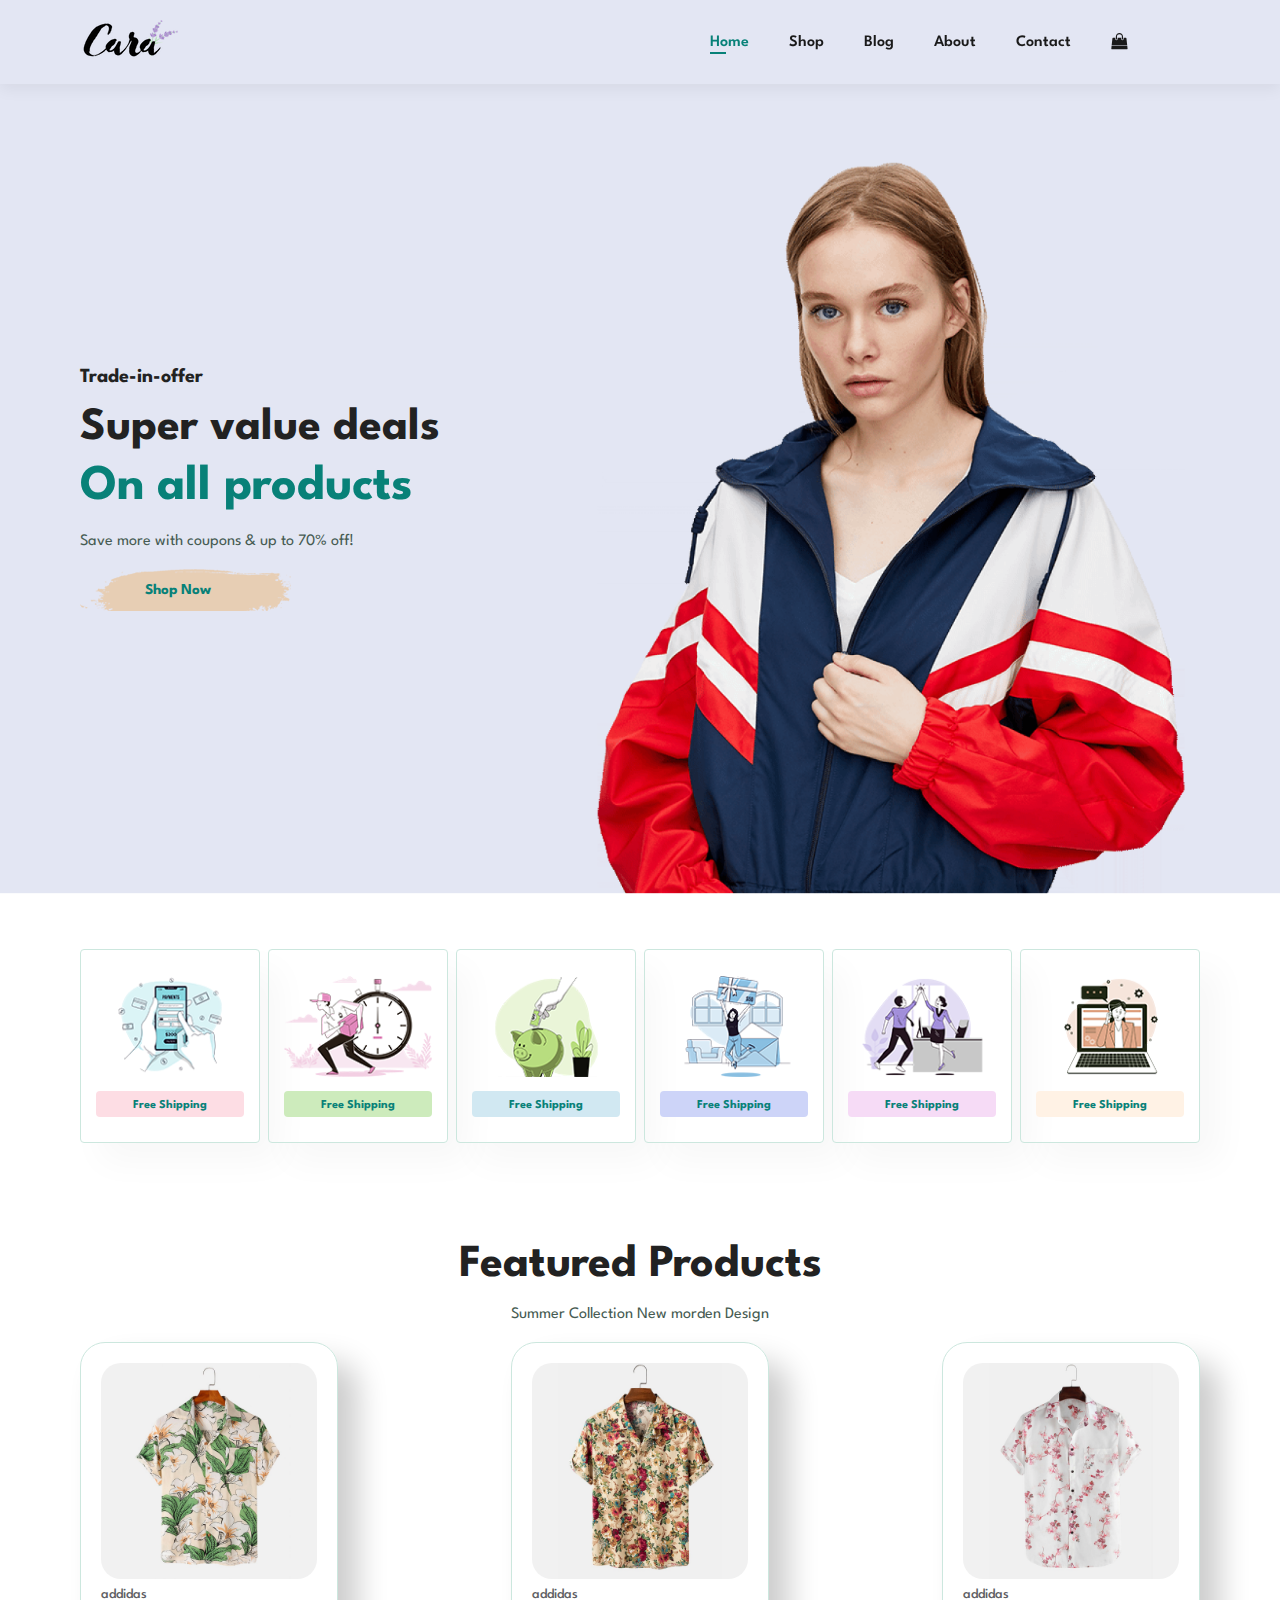
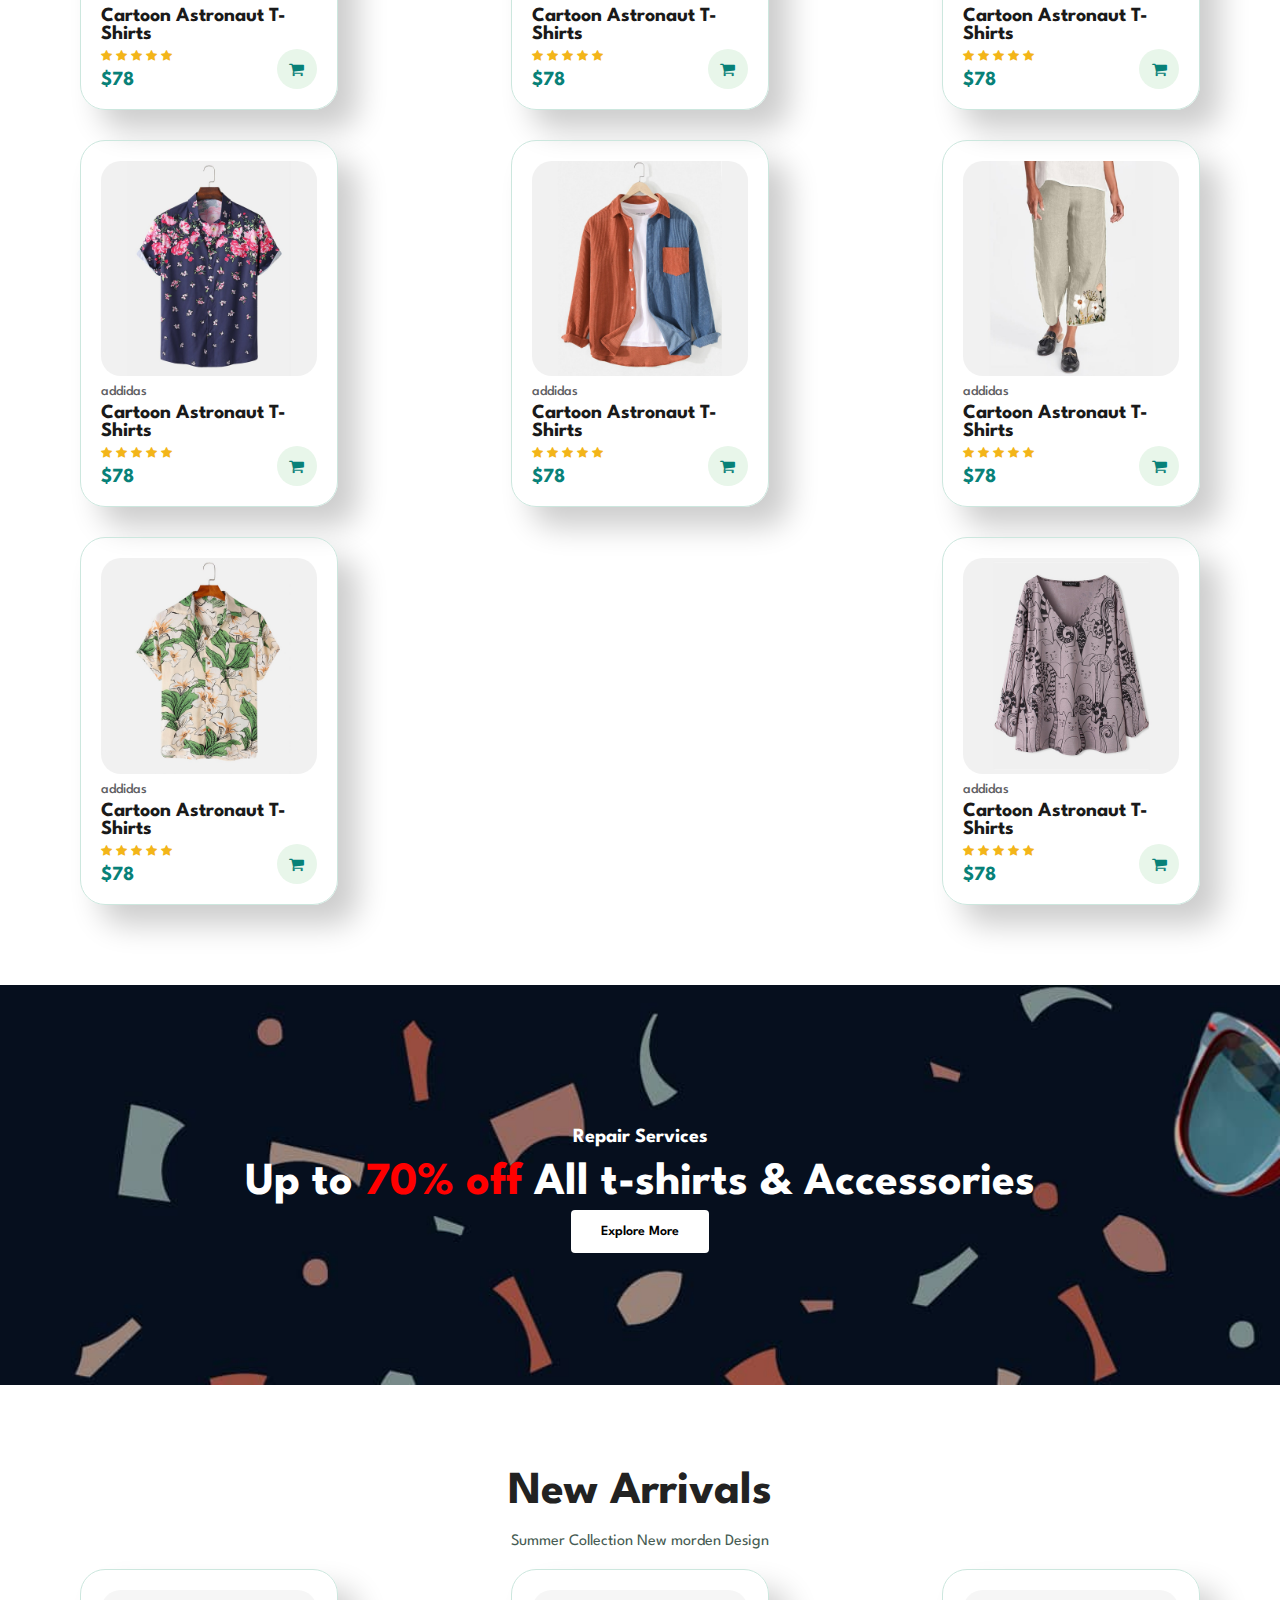
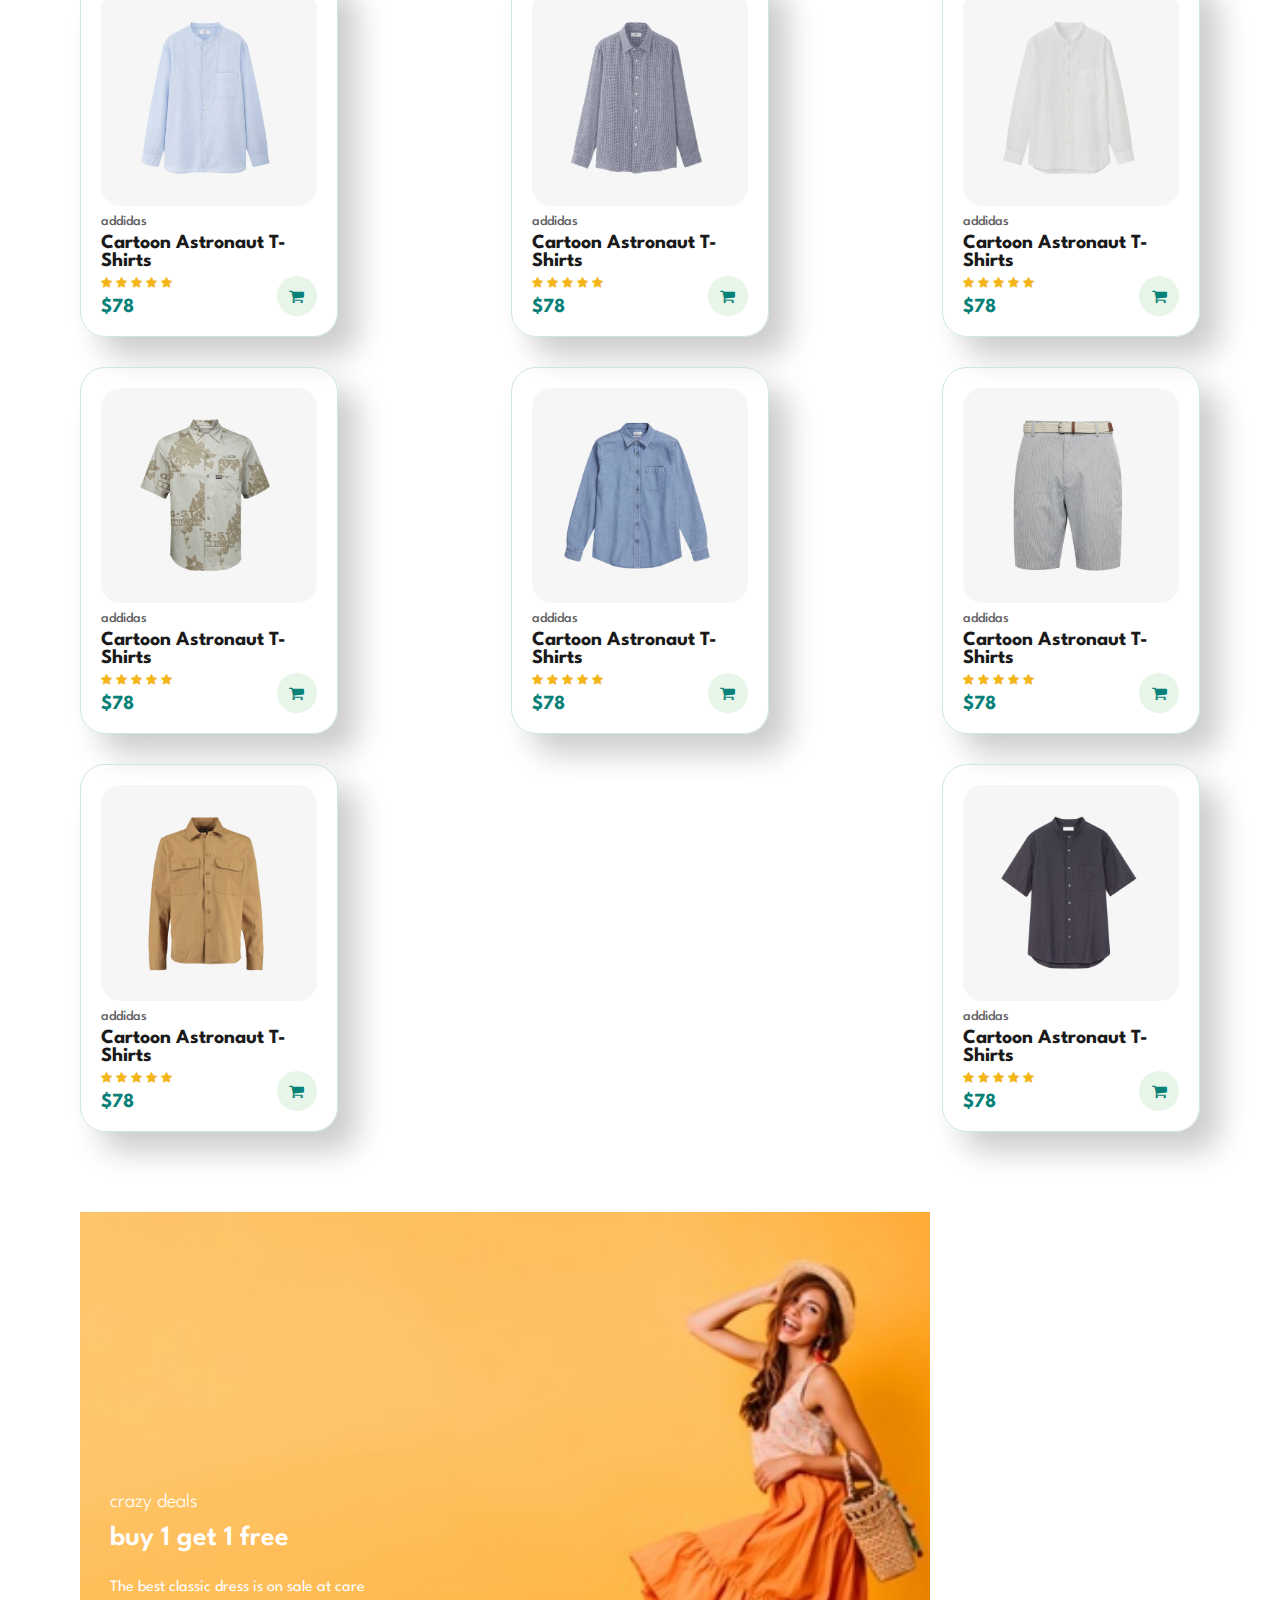
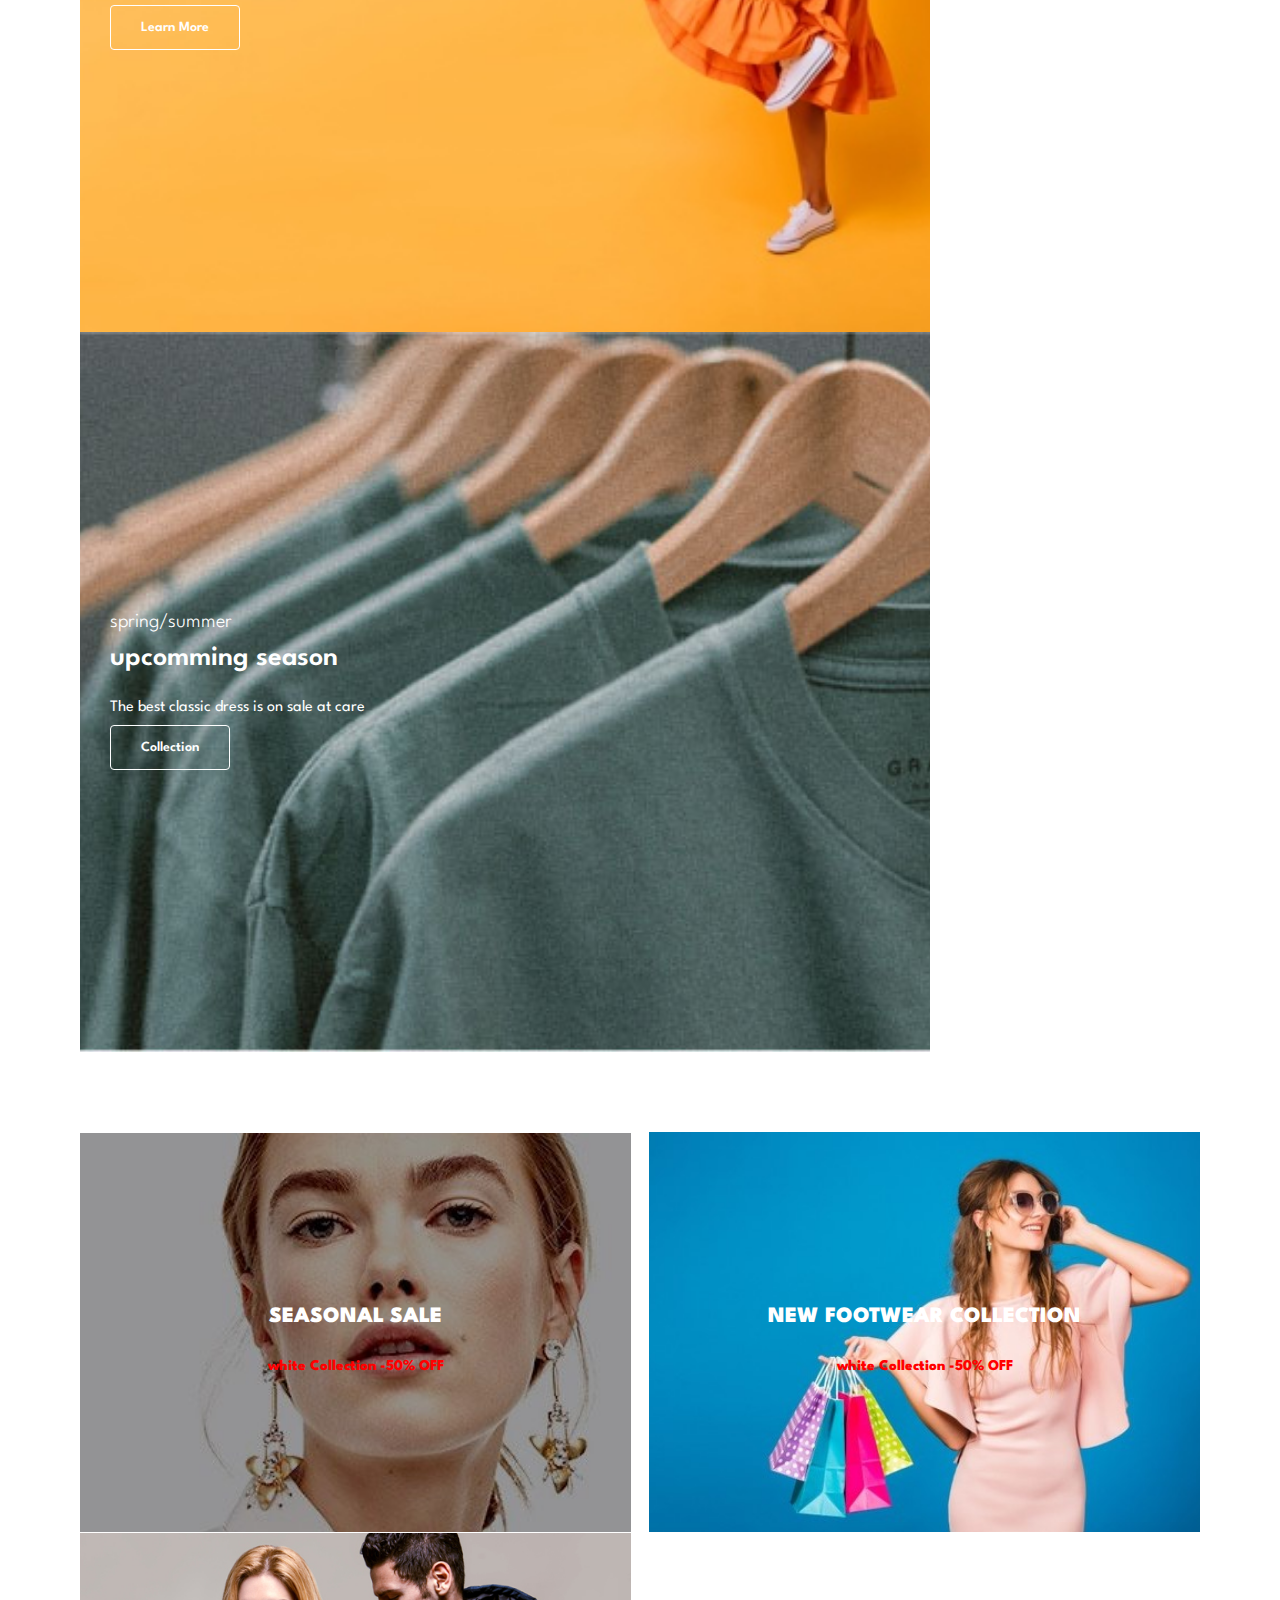
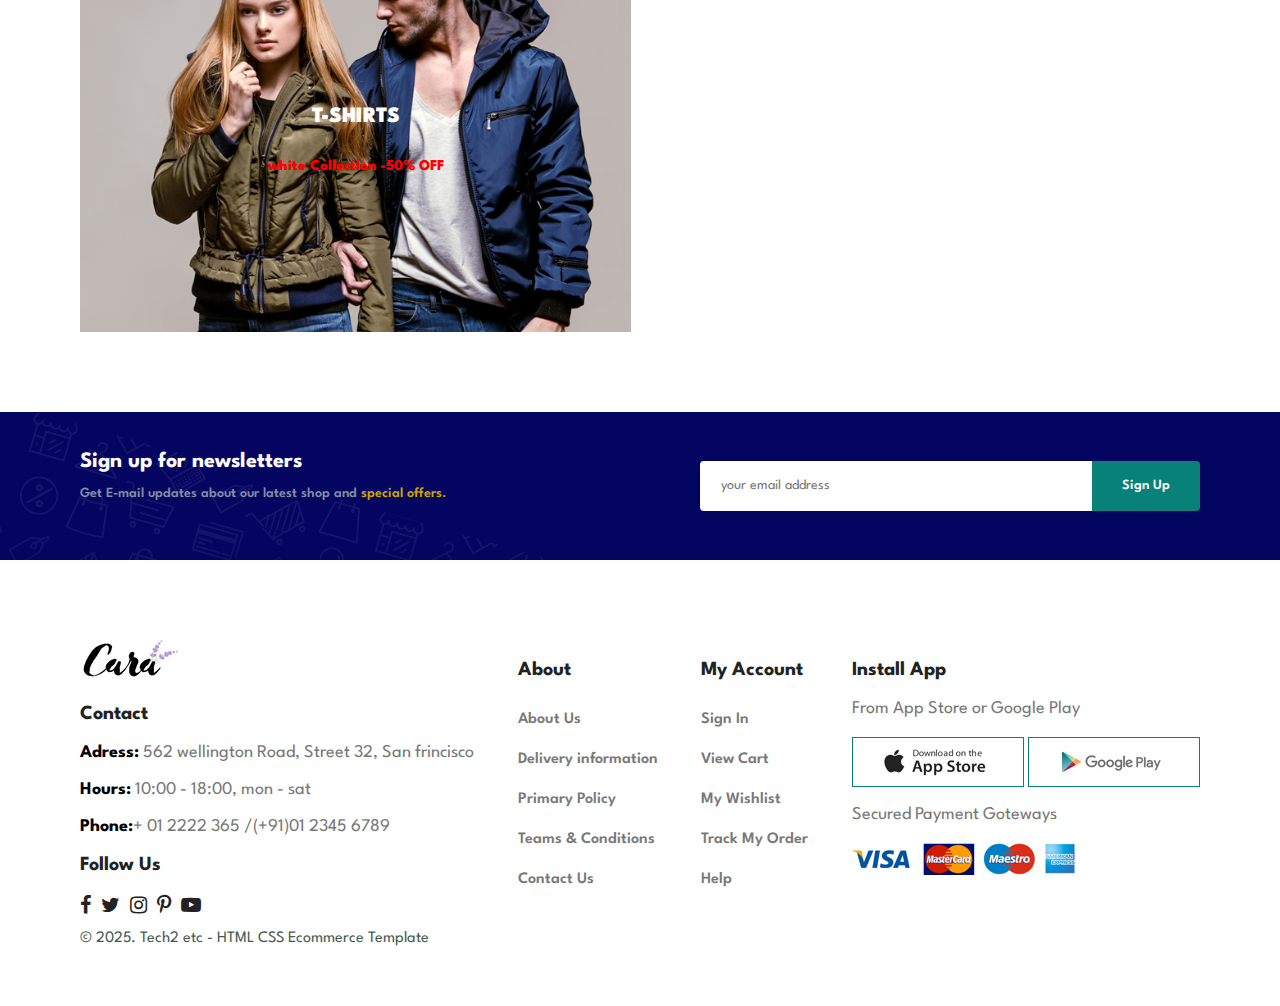
<file: index.html>
<!DOCTYPE html>
<html lang="en">

<head>
    <meta charset="UTF-8">
    <meta name="viewport" content="width=device-width, initial-scale=1.0">
    <title>E commerce website </title>
    <link href="https://fonts.googleapis.com/css2?family=League+Spartan:wght@100..900&display=swap" rel="stylesheet">
    <link rel="stylesheet" href="https://cdnjs.cloudflare.com/ajax/libs/font-awesome/4.7.0/css/font-awesome.min.css">
    <link rel="stylesheet" href="css/style.css">
    <link rel="stylesheet" href="css/responsive.css">
</head>

<body>
    <header id="header">
        <a href="#">
            <img src="images/products/logo.png" class="logo" alt="logo ">
        </a>

        <div>
            <ul id="navbar">
                <li><a class="active" href="index.html">Home</a></li>
                <li><a href="shop.html">Shop</a></li>
                <li><a href="blog.html">Blog</a></li>
                <li><a href="about.html">About</a></li>
                <li><a href="contact.html">Contact</a></li>
                <li><a href="" id="shopping-bar"><i class="fa fa-shopping-bag" aria-hidden="true"></i></a></li>
                <li><a href="#" id="close"><i class="fa fa-times" aria-hidden="true"></i>
                    </a></li>
            </ul>
        </div>
        <div id="mobile">
            <a href="cart.html"><i class="fa fa-shopping-bag mobile-shopicon" aria-hidden="true"></i></a>
            <i id="baricon" class="fa fa-bars" aria-hidden="true"></i>
        </div>
    </header>

    <section id="hero">
        <h4>Trade-in-offer</h4>
        <h2>Super value deals </h2>
        <h1>On all products</h1>
        <p>Save more with coupons & up to 70% off!</p>
        <a class="hero-btn" href="#">Shop Now </a>
    </section>

    <section id="features" class="section-p1">
        <div class="fe-box">
            <img src="images/features/f1.png" alt="">
            <h6>Free Shipping </h6>
        </div>
        <div class="fe-box">
            <img src="images/features/f2.png" alt="">
            <h6>Free Shipping </h6>
        </div>
        <div class="fe-box">
            <img src="images/features/f3.png" alt="">
            <h6>Free Shipping </h6>
        </div>
        <div class="fe-box">
            <img src="images/features/f4.png" alt="">
            <h6>Free Shipping </h6>
        </div>
        <div class="fe-box">
            <img src="images/features/f5.png" alt="">
            <h6>Free Shipping </h6>
        </div>
        <div class="fe-box">
            <img src="images/features/f6.png" alt="">
            <h6>Free Shipping </h6>
        </div>

    </section>

    <section id="products" class="section-p1">
        <h2>Featured Products</h2>
        <p>Summer Collection New morden Design</p>
        <div class="pro-container">
            <div class="pro">
                <img src="images/products/f2.jpg" alt="featured img 1">
                <span>addidas</span>
                <h5>Cartoon Astronaut T-Shirts</h5>
                <div class="star">
                    <i class="fa fa-star" aria-hidden="true"></i>
                    <i class="fa fa-star" aria-hidden="true"></i>
                    <i class="fa fa-star" aria-hidden="true"></i>
                    <i class="fa fa-star" aria-hidden="true"></i>
                    <i class="fa fa-star" aria-hidden="true"></i>

                </div>
                <h4>$78</h4>
                <a href="#"><i class="fa fa-shopping-cart cart" aria-hidden="true"></i>
                </a>
            </div>



            <div class="pro">
                <img src="images/products/f3.jpg" alt="featured img 1">
                <span>addidas</span>
                <h5>Cartoon Astronaut T-Shirts</h5>
                <div class="star">
                    <i class="fa fa-star" aria-hidden="true"></i>
                    <i class="fa fa-star" aria-hidden="true"></i>
                    <i class="fa fa-star" aria-hidden="true"></i>
                    <i class="fa fa-star" aria-hidden="true"></i>
                    <i class="fa fa-star" aria-hidden="true"></i>

                </div>
                <h4>$78</h4>
                <a href="#"><i class="fa fa-shopping-cart cart" aria-hidden="true"></i>
                </a>
            </div>

            <div class="pro">
                <img src="images/products/f4.jpg" alt="featured img 1">
                <span>addidas</span>
                <h5>Cartoon Astronaut T-Shirts</h5>
                <div class="star">
                    <i class="fa fa-star" aria-hidden="true"></i>
                    <i class="fa fa-star" aria-hidden="true"></i>
                    <i class="fa fa-star" aria-hidden="true"></i>
                    <i class="fa fa-star" aria-hidden="true"></i>
                    <i class="fa fa-star" aria-hidden="true"></i>

                </div>
                <h4>$78</h4>
                <a href="#"><i class="fa fa-shopping-cart cart" aria-hidden="true"></i>
                </a>
            </div>

            <div class="pro">
                <img src="images/products/f5.jpg" alt="featured img 1">
                <span>addidas</span>
                <h5>Cartoon Astronaut T-Shirts</h5>
                <div class="star">
                    <i class="fa fa-star" aria-hidden="true"></i>
                    <i class="fa fa-star" aria-hidden="true"></i>
                    <i class="fa fa-star" aria-hidden="true"></i>
                    <i class="fa fa-star" aria-hidden="true"></i>
                    <i class="fa fa-star" aria-hidden="true"></i>

                </div>
                <h4>$78</h4>
                <a href="#"><i class="fa fa-shopping-cart cart" aria-hidden="true"></i>
                </a>
            </div>
            <div class="pro">
                <img src="images/products/f6.jpg" alt="featured img 1">
                <span>addidas</span>
                <h5>Cartoon Astronaut T-Shirts</h5>
                <div class="star">
                    <i class="fa fa-star" aria-hidden="true"></i>
                    <i class="fa fa-star" aria-hidden="true"></i>
                    <i class="fa fa-star" aria-hidden="true"></i>
                    <i class="fa fa-star" aria-hidden="true"></i>
                    <i class="fa fa-star" aria-hidden="true"></i>

                </div>
                <h4>$78</h4>
                <a href="#"><i class="fa fa-shopping-cart cart" aria-hidden="true"></i>
                </a>
            </div>
            <div class="pro">
                <img src="images/products/f7.jpg" alt="featured img 1">
                <span>addidas</span>
                <h5>Cartoon Astronaut T-Shirts</h5>
                <div class="star">
                    <i class="fa fa-star" aria-hidden="true"></i>
                    <i class="fa fa-star" aria-hidden="true"></i>
                    <i class="fa fa-star" aria-hidden="true"></i>
                    <i class="fa fa-star" aria-hidden="true"></i>
                    <i class="fa fa-star" aria-hidden="true"></i>

                </div>
                <h4>$78</h4>
                <a href="#"><i class="fa fa-shopping-cart cart" aria-hidden="true"></i>
                </a>
            </div>
            <div class="pro">
                <img src="images/products/f2.jpg" alt="featured img 1">
                <span>addidas</span>
                <h5>Cartoon Astronaut T-Shirts</h5>
                <div class="star">
                    <i class="fa fa-star" aria-hidden="true"></i>
                    <i class="fa fa-star" aria-hidden="true"></i>
                    <i class="fa fa-star" aria-hidden="true"></i>
                    <i class="fa fa-star" aria-hidden="true"></i>
                    <i class="fa fa-star" aria-hidden="true"></i>

                </div>
                <h4>$78</h4>
                <a href="#"><i class="fa fa-shopping-cart cart" aria-hidden="true"></i>
                </a>
            </div>
            <div class="pro">
                <img src="images/products/f8.jpg" alt="featured img 1">
                <span>addidas</span>
                <h5>Cartoon Astronaut T-Shirts</h5>
                <div class="star">
                    <i class="fa fa-star" aria-hidden="true"></i>
                    <i class="fa fa-star" aria-hidden="true"></i>
                    <i class="fa fa-star" aria-hidden="true"></i>
                    <i class="fa fa-star" aria-hidden="true"></i>
                    <i class="fa fa-star" aria-hidden="true"></i>

                </div>
                <h4>$78</h4>
                <a href="#"><i class="fa fa-shopping-cart cart" aria-hidden="true"></i>
                </a>
            </div>
        </div>
    </section>


    <section id="banner" class="section-m1">
        <h4>Repair Services</h4>
        <h2>Up to <span>70% off</span> All t-shirts & Accessories</h2>
        <button class="normal">Explore More</button>
    </section>

    <section id="products" class="section-p1">
        <h2>New Arrivals</h2>
        <p>Summer Collection New morden Design</p>
        <div class="pro-container">
            <div class="pro">
                <img src="images/products/n1.jpg" alt="featured img 1">
                <span>addidas</span>
                <h5>Cartoon Astronaut T-Shirts</h5>
                <div class="star">
                    <i class="fa fa-star" aria-hidden="true"></i>
                    <i class="fa fa-star" aria-hidden="true"></i>
                    <i class="fa fa-star" aria-hidden="true"></i>
                    <i class="fa fa-star" aria-hidden="true"></i>
                    <i class="fa fa-star" aria-hidden="true"></i>

                </div>
                <h4>$78</h4>
                <a href="#"><i class="fa fa-shopping-cart cart" aria-hidden="true"></i>
                </a>
            </div>



            <div class="pro">
                <img src="images/products/n2.jpg" alt="featured img 1">
                <span>addidas</span>
                <h5>Cartoon Astronaut T-Shirts</h5>
                <div class="star">
                    <i class="fa fa-star" aria-hidden="true"></i>
                    <i class="fa fa-star" aria-hidden="true"></i>
                    <i class="fa fa-star" aria-hidden="true"></i>
                    <i class="fa fa-star" aria-hidden="true"></i>
                    <i class="fa fa-star" aria-hidden="true"></i>

                </div>
                <h4>$78</h4>
                <a href="#"><i class="fa fa-shopping-cart cart" aria-hidden="true"></i>
                </a>
            </div>

            <div class="pro">
                <img src="images/products/n3.jpg" alt="featured img 1">
                <span>addidas</span>
                <h5>Cartoon Astronaut T-Shirts</h5>
                <div class="star">
                    <i class="fa fa-star" aria-hidden="true"></i>
                    <i class="fa fa-star" aria-hidden="true"></i>
                    <i class="fa fa-star" aria-hidden="true"></i>
                    <i class="fa fa-star" aria-hidden="true"></i>
                    <i class="fa fa-star" aria-hidden="true"></i>

                </div>
                <h4>$78</h4>
                <a href="#"><i class="fa fa-shopping-cart cart" aria-hidden="true"></i>
                </a>
            </div>

            <div class="pro">
                <img src="images/products/n4.jpg" alt="featured img 1">
                <span>addidas</span>
                <h5>Cartoon Astronaut T-Shirts</h5>
                <div class="star">
                    <i class="fa fa-star" aria-hidden="true"></i>
                    <i class="fa fa-star" aria-hidden="true"></i>
                    <i class="fa fa-star" aria-hidden="true"></i>
                    <i class="fa fa-star" aria-hidden="true"></i>
                    <i class="fa fa-star" aria-hidden="true"></i>

                </div>
                <h4>$78</h4>
                <a href="#"><i class="fa fa-shopping-cart cart" aria-hidden="true"></i>
                </a>
            </div>
            <div class="pro">
                <img src="images/products/n5.jpg" alt="featured img 1">
                <span>addidas</span>
                <h5>Cartoon Astronaut T-Shirts</h5>
                <div class="star">
                    <i class="fa fa-star" aria-hidden="true"></i>
                    <i class="fa fa-star" aria-hidden="true"></i>
                    <i class="fa fa-star" aria-hidden="true"></i>
                    <i class="fa fa-star" aria-hidden="true"></i>
                    <i class="fa fa-star" aria-hidden="true"></i>

                </div>
                <h4>$78</h4>
                <a href="#"><i class="fa fa-shopping-cart cart" aria-hidden="true"></i>
                </a>
            </div>
            <div class="pro">
                <img src="images/products/n6.jpg" alt="featured img 1">
                <span>addidas</span>
                <h5>Cartoon Astronaut T-Shirts</h5>
                <div class="star">
                    <i class="fa fa-star" aria-hidden="true"></i>
                    <i class="fa fa-star" aria-hidden="true"></i>
                    <i class="fa fa-star" aria-hidden="true"></i>
                    <i class="fa fa-star" aria-hidden="true"></i>
                    <i class="fa fa-star" aria-hidden="true"></i>

                </div>
                <h4>$78</h4>
                <a href="#"><i class="fa fa-shopping-cart cart" aria-hidden="true"></i>
                </a>
            </div>
            <div class="pro">
                <img src="images/products/n7.jpg" alt="featured img 1">
                <span>addidas</span>
                <h5>Cartoon Astronaut T-Shirts</h5>
                <div class="star">
                    <i class="fa fa-star" aria-hidden="true"></i>
                    <i class="fa fa-star" aria-hidden="true"></i>
                    <i class="fa fa-star" aria-hidden="true"></i>
                    <i class="fa fa-star" aria-hidden="true"></i>
                    <i class="fa fa-star" aria-hidden="true"></i>

                </div>
                <h4>$78</h4>
                <a href="#"><i class="fa fa-shopping-cart cart" aria-hidden="true"></i>
                </a>
            </div>
            <div class="pro">
                <img src="images/products/n8.jpg" alt="featured img 1">
                <span>addidas</span>
                <h5>Cartoon Astronaut T-Shirts</h5>
                <div class="star">
                    <i class="fa fa-star" aria-hidden="true"></i>
                    <i class="fa fa-star" aria-hidden="true"></i>
                    <i class="fa fa-star" aria-hidden="true"></i>
                    <i class="fa fa-star" aria-hidden="true"></i>
                    <i class="fa fa-star" aria-hidden="true"></i>

                </div>
                <h4>$78</h4>
                <a href="#"><i class="fa fa-shopping-cart cart" aria-hidden="true"></i>
                </a>
            </div>
        </div>
    </section>


    <section id="sm-banner" class="section-p1">

        <div class="banner-box">
            <h4>crazy deals</h4>
            <h2>buy 1 get 1 free</h2>
            <span>The best classic dress is on sale at care</span>
            <button class="normal white">Learn More</button>
        </div>


        <div class="banner-box">
            <h4>spring/summer</h4>
            <h2>upcomming season</h2>
            <span>The best classic dress is on sale at care</span>
            <button class="normal white">Collection</button>
        </div>

    </section>

    <section id="banner3" class="section-p1">
        <div class="banner-box">
            <h2>SEASONAL SALE</h2>
            <h3>white Collection -50% OFF</h3>
        </div>
        <div class="banner-box">
            <h2>NEW FOOTWEAR COLLECTION</h2>
            <h3>white Collection -50% OFF</h3>
        </div>
        <div class="banner-box">
            <h2>T-SHIRTS</h2>
            <h3>white Collection -50% OFF</h3>
        </div>

    </section>


    <section id="newsletter" class="section-p1 section-m1">
        <div class="newtext">
            <h4>Sign up for newsletters</h4>
            <p>Get E-mail updates about our latest shop and <span class="textyellow"> special offers.</span></p>

        </div>
        <div class="from">
            <input type="text" placeholder="your email address ">
            <button class="normal ">Sign Up</button>
        </div>
    </section>

    <footer class="section-p1">
        <div class="f-main">
            <div class="f-box">
                <div class="col">
                    <img src="images/products/logo.png" alt=" f logo">
                    <h4>Contact</h4>
                    <p><b>Adress:</b> 562 wellington Road, Street 32, San frincisco</p>
                    <p><b>Hours:</b> 10:00 - 18:00, mon - sat</p>
                    <p><b>Phone:</b>+ 01 2222 365 /(+91)01 2345 6789</p>
                </div>
                <div class="col">
                    <h4>Follow Us</h4>
                    <ul class="social-list">
                        <li><a href="#"><i class="fa fa-facebook" aria-hidden="true"></i>
                            </a></li>
                        <li><a href="#"><i class="fa fa-twitter" aria-hidden="true"></i>
                            </a></li>
                        <li><a href="#"><i class="fa fa-instagram" aria-hidden="true"></i>
                            </a></li>
                        <li><a href="#"><i class="fa fa-pinterest-p" aria-hidden="true"></i>

                            </a></li>
                        <li><a href="#"><i class="fa fa-youtube-play" aria-hidden="true"></i>

                            </a></li>

                    </ul>
                </div>
            </div>
            <div class="f-box">

                <div class="col">
                    <h4>About</h4>
                    <ul class=" link-list">
                        <li><a href="#">
                                About Us
                            </a></li>
                        <li><a href="#">Delivery information
                            </a></li>
                        <li><a href="#">Primary Policy
                            </a></li>
                        <li><a href="#">Teams & Conditions

                            </a></li>
                        <li><a href="#">Contact Us
                            </a></li>

                    </ul>
                </div>
            </div>
            <div class="f-box">
                <div class="col">
                    <h4>My Account</h4>
                    <ul class="link-list">
                        <li><a href="#">
                                Sign In
                            </a></li>
                        <li><a href="#">View Cart
                            </a></li>
                        <li><a href="#">My Wishlist
                            </a></li>
                        <li><a href="#">Track My Order

                            </a></li>
                        <li><a href="#">Help
                            </a></li>

                    </ul>
                </div>
            </div>
            <div class="f-box">
                <div class="col">
                    <h4>Install App</h4>
                    <p>From App Store or Google Play</p>
                    <img class="app-img" src="images/app.jpg" alt="">
                    <img class="app-img" src="images/play.jpg" alt="">
                    <p>Secured Payment Goteways</p>
                    <img src="images/pay.png" alt="">
                </div>
            </div>
        </div>
        <div class="copy-right">
            <p>© 2025. Tech2 etc - HTML CSS Ecommerce Template</p>
        </div>
    </footer>
    <script src="js/main.js"></script>
</body>

</html>
</file>
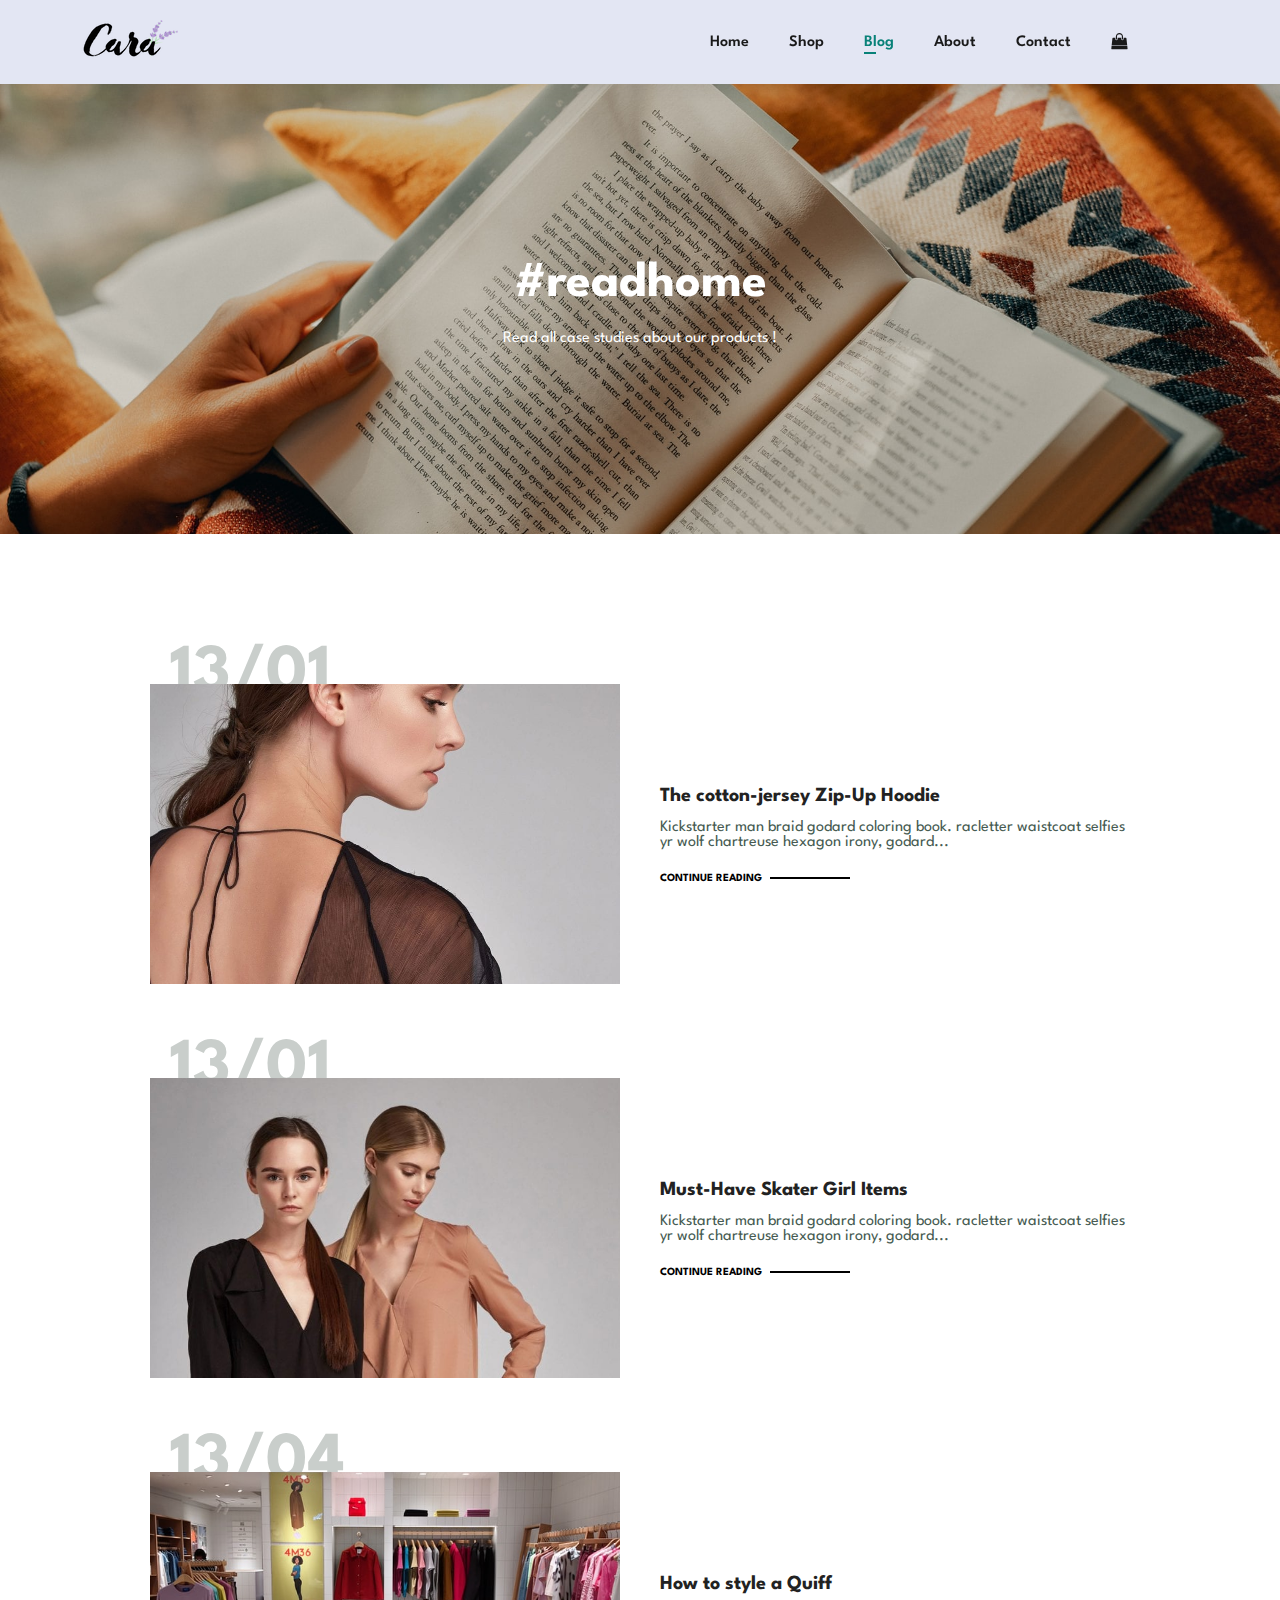
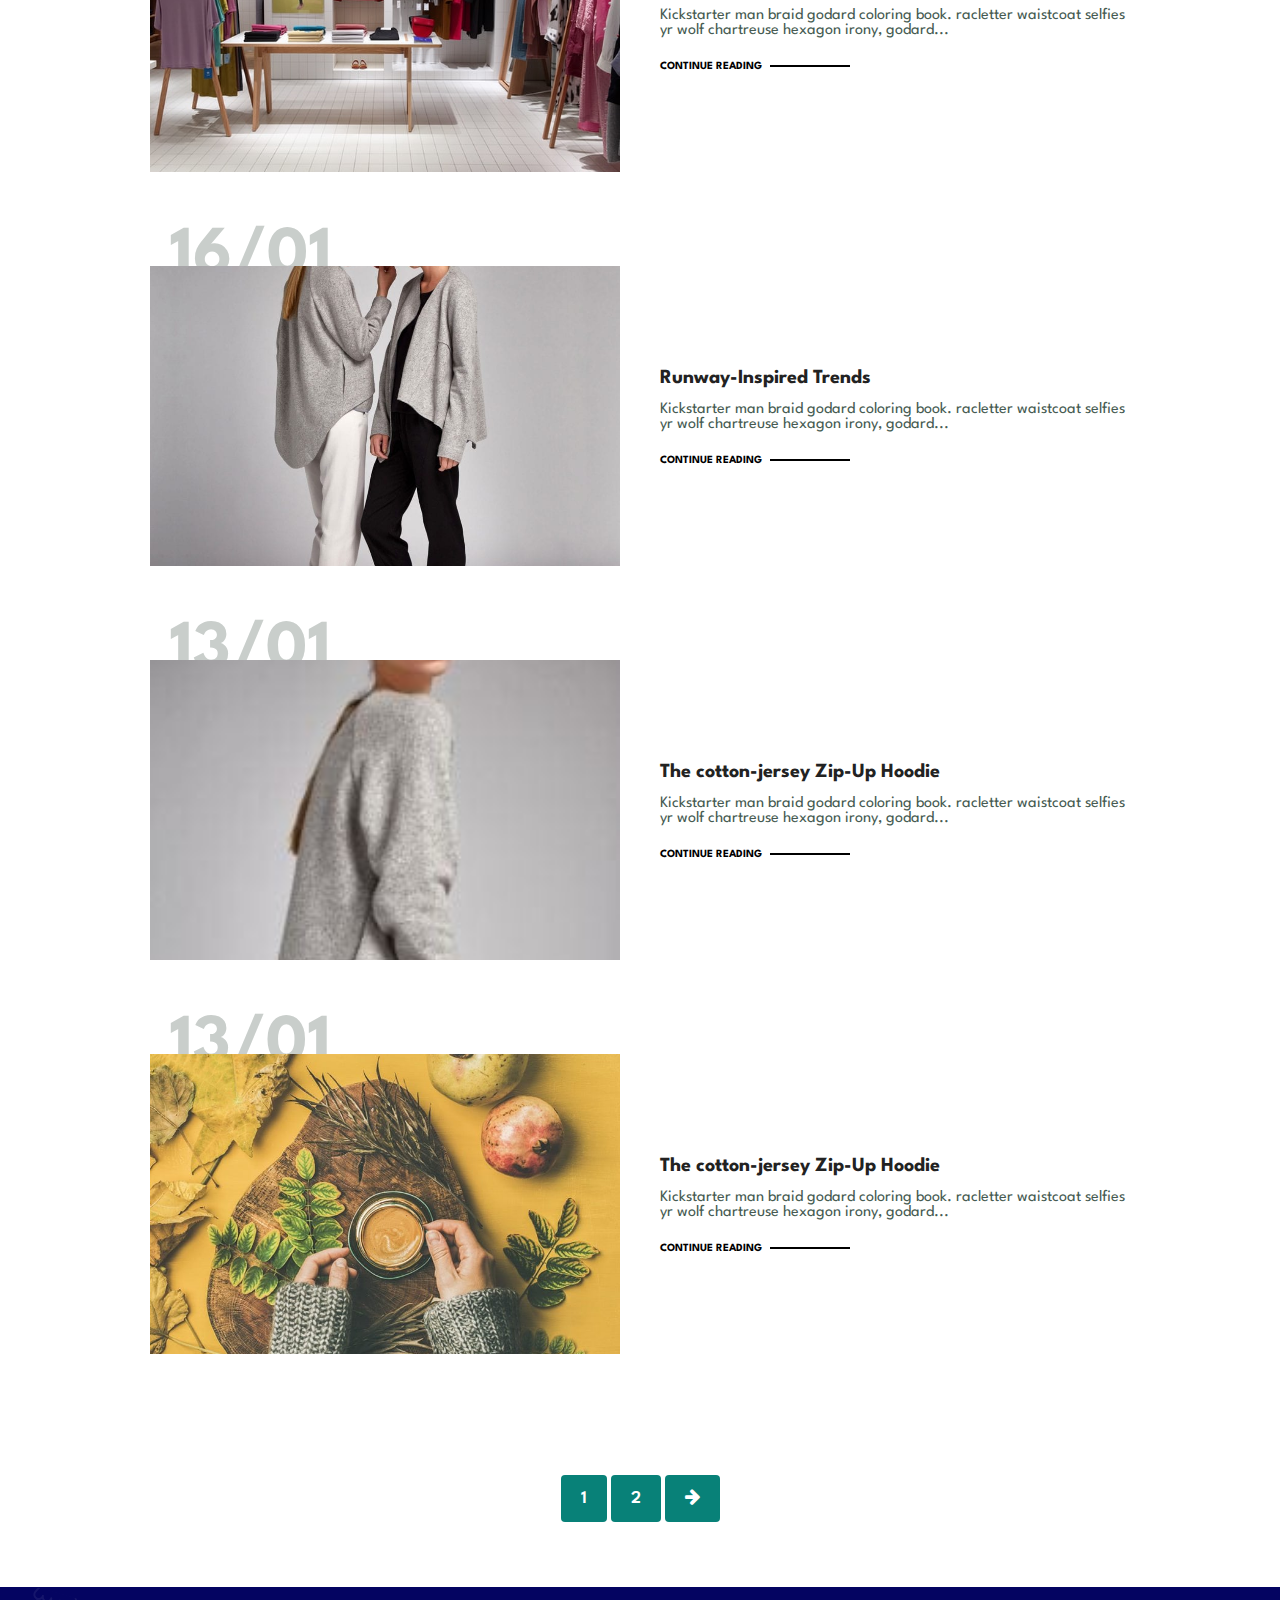
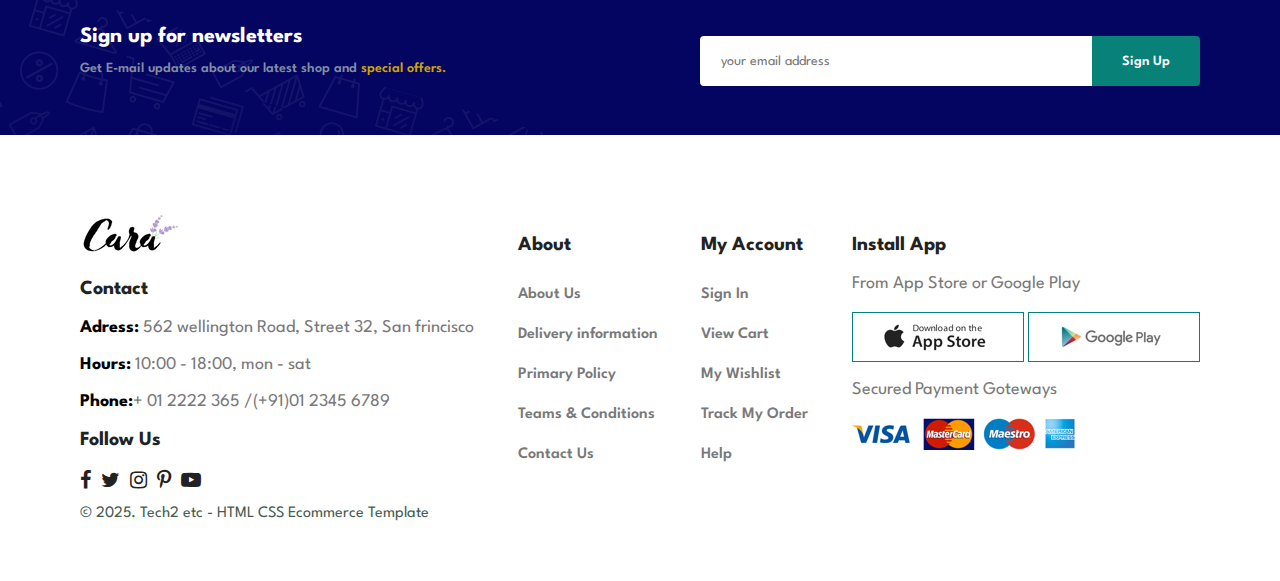
<file: blog.html>
<!DOCTYPE html>
<html lang="en">

<head>
    <meta charset="UTF-8">
    <meta name="viewport" content="width=device-width, initial-scale=1.0">
    <title>E commerce website </title>
    <link href="https://fonts.googleapis.com/css2?family=League+Spartan:wght@100..900&display=swap" rel="stylesheet">
    <link rel="stylesheet" href="https://cdnjs.cloudflare.com/ajax/libs/font-awesome/4.7.0/css/font-awesome.min.css">
    <link rel="stylesheet" href="css/style.css">
    <link rel="stylesheet" href="css/responsive.css">
</head>

<body>
    <header id="header"><a href="#">
            <img src="images/products/logo.png" class="logo" alt="logo ">
        </a>

        <div>
            <ul id="navbar">
                <li><a href="index.html">Home</a></li>
                <li><a href="shop.html">Shop</a></li>
                <li><a class="active" href="blog.html">Blog</a></li>
                <li><a href="about.html">About</a></li>
                <li><a href="contact.html">Contact</a></li>
                <li><a href="cart.html" id="shopping-bar"><i class="fa fa-shopping-bag" aria-hidden="true"></i></a></li>
                <li><a href="#" id="close"><i class="fa fa-times" aria-hidden="true"></i>
                    </a></li>
            </ul>
        </div>
        <div id="mobile">
            <a href="cart.html"><i class="fa fa-shopping-bag mobile-shopicon" aria-hidden="true"></i></a>
            <i id="baricon" class="fa fa-bars" aria-hidden="true"></i>
        </div>
    </header>

    <section id="blog-page">

        <h1 class="heading-h1 ">#readhome</h1>
        <p class="heading-h1">Read all case studies about our products !</p>

    </section>

    <section id="blog" class="section-p1">
        <div class="blog-box">
            <div class="blog-img">
                <img src="images/blog/b1.jpg" alt="">
            </div>
            <div class="blog-detail">
                <h4>The cotton-jersey Zip-Up Hoodie</h4>
                <p>Kickstarter man braid godard coloring book. racletter waistcoat selfies yr wolf chartreuse hexagon
                    irony, godard...</p>
                <a href="#">CONTINUE READING</a>

            </div>
            <h2>13/01</h2>
        </div>
             <div class="blog-box">
            <div class="blog-img">
                <img src="images/blog/b2-1.jpg" alt="">
            </div>
            <div class="blog-detail">
                <h4>Must-Have Skater Girl Items</h4>
                <p>Kickstarter man braid godard coloring book. racletter waistcoat selfies yr wolf chartreuse hexagon
                    irony, godard...</p>
                <a href="#">CONTINUE READING</a>

            </div>
            <h2>13/01</h2>
        </div>
             <div class="blog-box">
            <div class="blog-img">
                <img src="images/blog/b3.jpg" alt="">
            </div>
            <div class="blog-detail">
                <h4>How to style a Quiff</h4>
                <p>Kickstarter man braid godard coloring book. racletter waistcoat selfies yr wolf chartreuse hexagon
                    irony, godard...</p>
                <a href="#">CONTINUE READING</a>

            </div>
            <h2>13/04</h2>
        </div>
             <div class="blog-box">
            <div class="blog-img">
                <img src="images/blog/b4-1.jpg" alt="">
            </div>
            <div class="blog-detail">
                <h4>Runway-Inspired Trends</h4>
                <p>Kickstarter man braid godard coloring book. racletter waistcoat selfies yr wolf chartreuse hexagon
                    irony, godard...</p>
                <a href="#">CONTINUE READING</a>

            </div>
            <h2>16/01</h2>
        </div>
             <div class="blog-box">
            <div class="blog-img">
                <img src="images/blog/b5.jpg" alt="">
            </div>
            <div class="blog-detail">
                <h4>The cotton-jersey Zip-Up Hoodie</h4>
                <p>Kickstarter man braid godard coloring book. racletter waistcoat selfies yr wolf chartreuse hexagon
                    irony, godard...</p>
                <a href="#">CONTINUE READING</a>

            </div>
            <h2>13/01</h2>
        </div>
          <div class="blog-box">
            <div class="blog-img">
                <img src="images/blog/b6.jpg" alt="">
            </div>
            <div class="blog-detail">
                <h4>The cotton-jersey Zip-Up Hoodie</h4>
                <p>Kickstarter man braid godard coloring book. racletter waistcoat selfies yr wolf chartreuse hexagon
                    irony, godard...</p>
                <a href="#">CONTINUE READING</a>

            </div>
            <h2>13/01</h2>
        </div>
    </section>


    <section id="pagination" class="section-p1">
        <a href="">1</a>
        <a href="">2</a>
        <a href=""><i class="fa fa-arrow-right" aria-hidden="true"></i>
        </a>
    </section>

    <section id="newsletter" class="section-p1 section-m1">
        <div class="newtext">
            <h4>Sign up for newsletters</h4>
            <p>Get E-mail updates about our latest shop and <span class="textyellow"> special offers.</span></p>

        </div>
        <div class="from">
            <input type="text" placeholder="your email address ">
            <button class="normal ">Sign Up</button>
        </div>
    </section>

    <footer class="section-p1">
        <div class="f-main">
            <div class="f-box">
                <div class="col">
                    <img src="images/products/logo.png" alt=" f logo">
                    <h4>Contact</h4>
                    <p><b>Adress:</b> 562 wellington Road, Street 32, San frincisco</p>
                    <p><b>Hours:</b> 10:00 - 18:00, mon - sat</p>
                    <p><b>Phone:</b>+ 01 2222 365 /(+91)01 2345 6789</p>
                </div>
                <div class="col">
                    <h4>Follow Us</h4>
                    <ul class="social-list">
                        <li><a href="#"><i class="fa fa-facebook" aria-hidden="true"></i>
                            </a></li>
                        <li><a href="#"><i class="fa fa-twitter" aria-hidden="true"></i>
                            </a></li>
                        <li><a href="#"><i class="fa fa-instagram" aria-hidden="true"></i>
                            </a></li>
                        <li><a href="#"><i class="fa fa-pinterest-p" aria-hidden="true"></i>

                            </a></li>
                        <li><a href="#"><i class="fa fa-youtube-play" aria-hidden="true"></i>

                            </a></li>

                    </ul>
                </div>
            </div>
            <div class="f-box">

                <div class="col">
                    <h4>About</h4>
                    <ul class=" link-list">
                        <li><a href="#">
                                About Us
                            </a></li>
                        <li><a href="#">Delivery information
                            </a></li>
                        <li><a href="#">Primary Policy
                            </a></li>
                        <li><a href="#">Teams & Conditions

                            </a></li>
                        <li><a href="#">Contact Us
                            </a></li>

                    </ul>
                </div>
            </div>
            <div class="f-box">
                <div class="col">
                    <h4>My Account</h4>
                    <ul class="link-list">
                        <li><a href="#">
                                Sign In
                            </a></li>
                        <li><a href="#">View Cart
                            </a></li>
                        <li><a href="#">My Wishlist
                            </a></li>
                        <li><a href="#">Track My Order

                            </a></li>
                        <li><a href="#">Help
                            </a></li>

                    </ul>
                </div>
            </div>
            <div class="f-box">
                <div class="col">
                    <h4>Install App</h4>
                    <p>From App Store or Google Play</p>
                    <img class="app-img" src="images/app.jpg" alt="">
                    <img class="app-img" src="images/play.jpg" alt="">
                    <p>Secured Payment Goteways</p>
                    <img src="images/pay.png" alt="">
                </div>
            </div>
        </div>
        <div class="copy-right">
            <p>© 2025. Tech2 etc - HTML CSS Ecommerce Template</p>
        </div>
    </footer>

    <script src="js/main.js"></script>
</body>

</html>
</file>
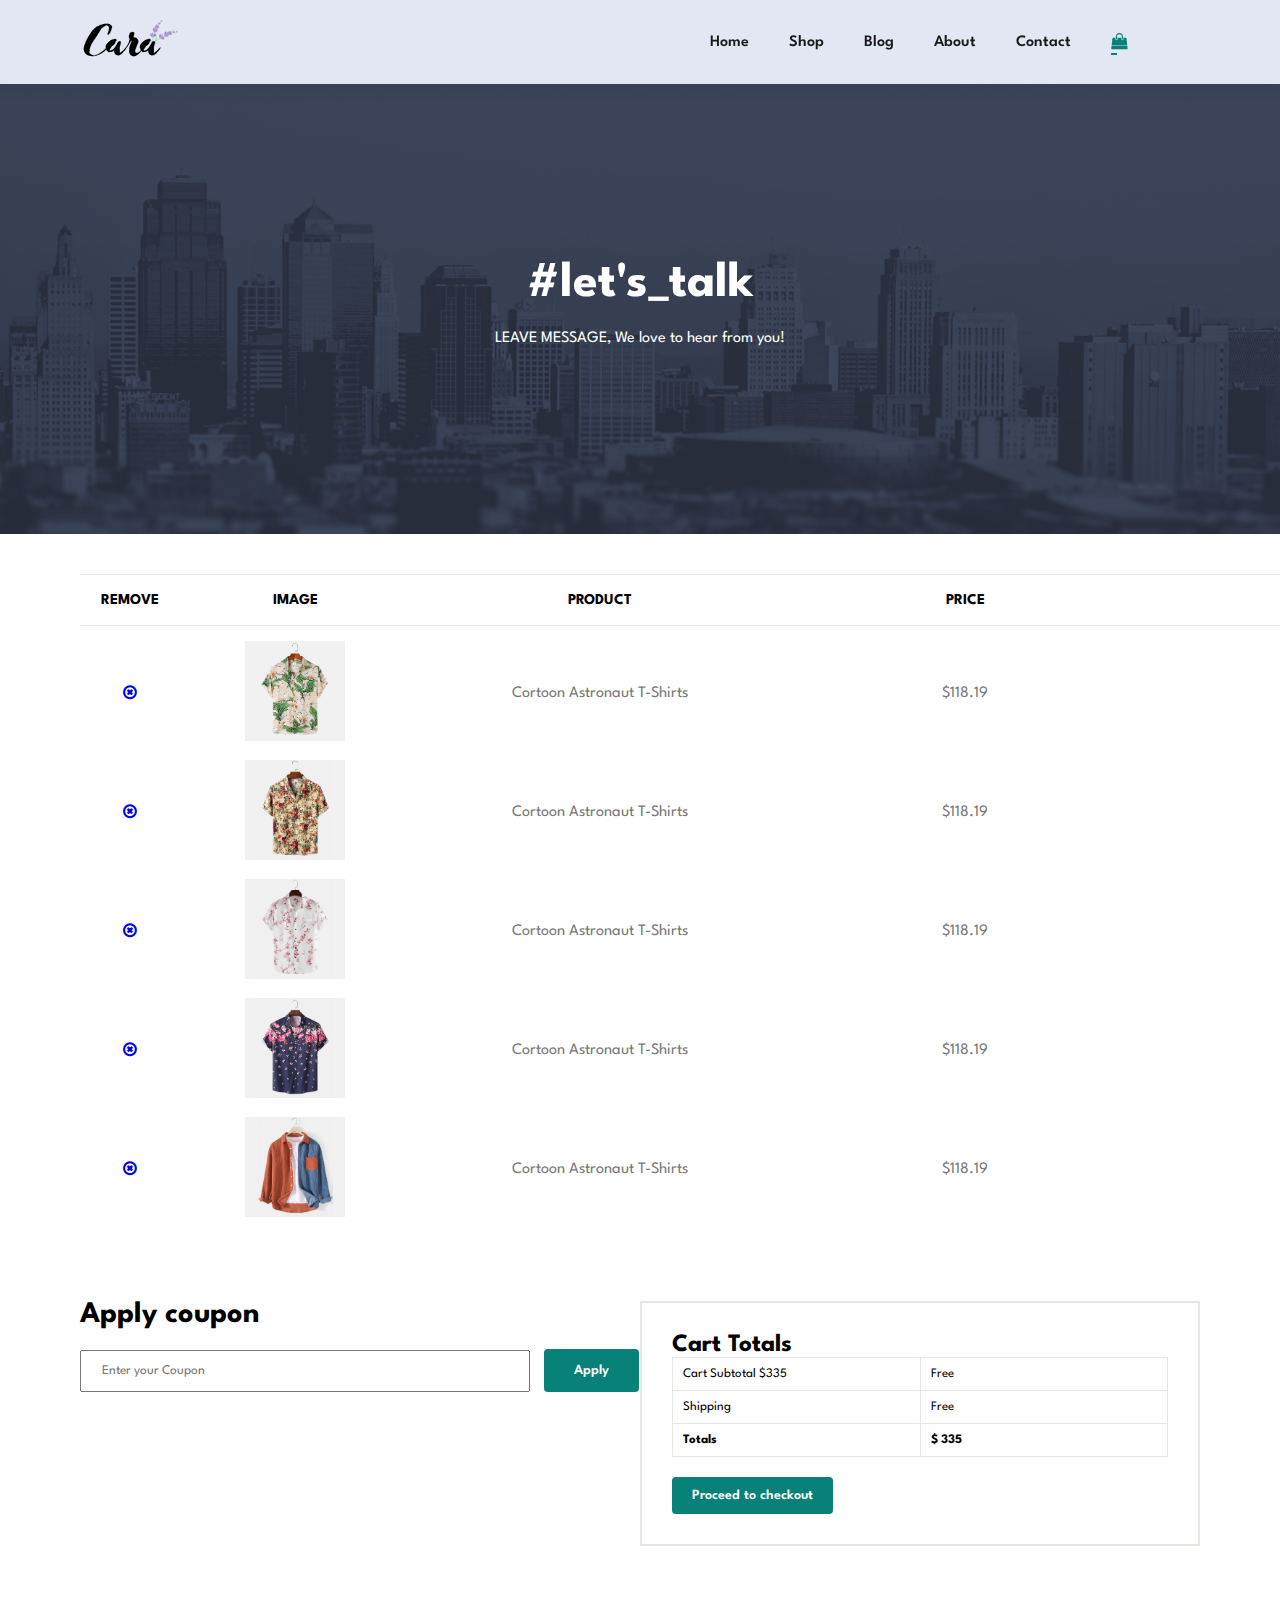
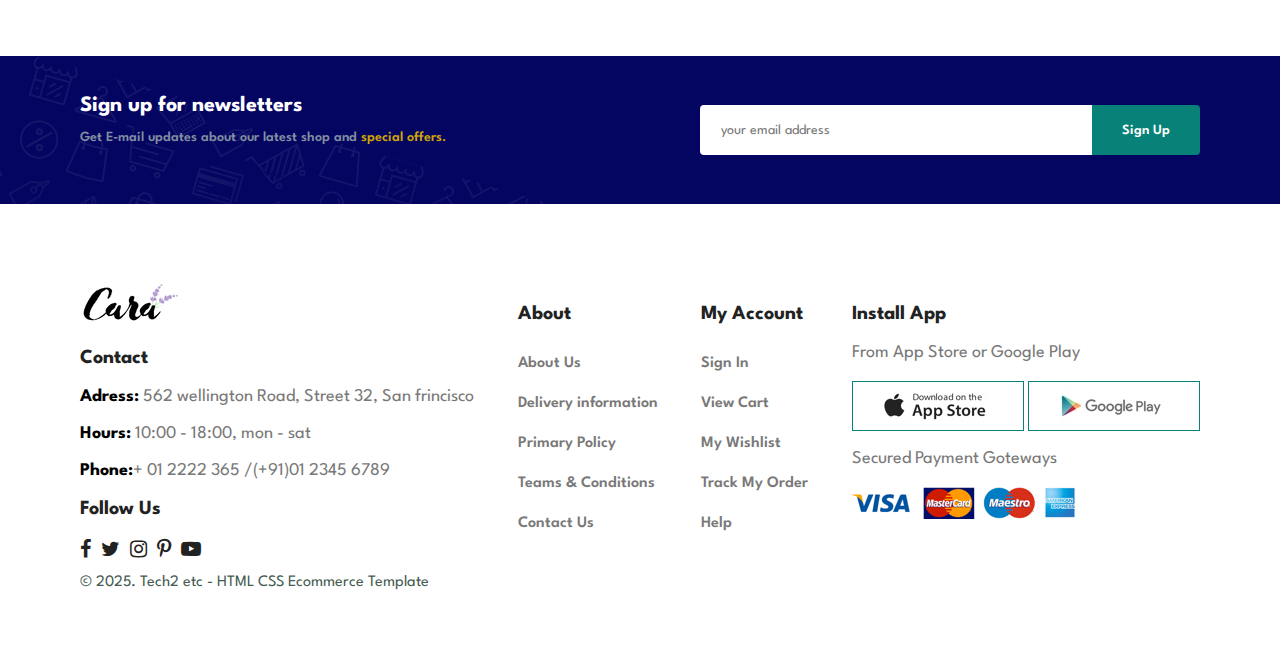
<file: cart.html>
<!DOCTYPE html>
<html lang="en">

<head>
    <meta charset="UTF-8">
    <meta name="viewport" content="width=device-width, initial-scale=1.0">
    <title>E commerce website </title>
    <link href="https://fonts.googleapis.com/css2?family=League+Spartan:wght@100..900&display=swap" rel="stylesheet">
    <link rel="stylesheet" href="https://cdnjs.cloudflare.com/ajax/libs/font-awesome/4.7.0/css/font-awesome.min.css">
    <link rel="stylesheet" href="css/style.css">
    <link rel="stylesheet" href="css/responsive.css">
</head>

<body>
    <header id="header"><a href="#">
            <img src="images/products/logo.png" class="logo" alt="logo ">
        </a>

        <div>
            <ul id="navbar">
                <li><a href="index.html">Home</a></li>
                <li><a href="shop.html">Shop</a></li>
                <li><a href="blog.html">Blog</a></li>
                <li><a href="about.html">About</a></li>
                <li><a href="contact.html">Contact</a></li>
                <li><a href="" id="shopping-bar" class="active"><i class="fa fa-shopping-bag"
                            aria-hidden="true"></i></a></li>
                <li><a href="#" id="close"><i class="fa fa-times" aria-hidden="true"></i>
                    </a></li>
            </ul>
        </div>
        <div id="mobile">
            <a href="cart.html"><i class="fa fa-shopping-bag mobile-shopicon" aria-hidden="true"></i></a>
            <i id="baricon" class="fa fa-bars" aria-hidden="true"></i>
        </div>
    </header>

    <section id="about-page">

        <h1 class="heading-h1 ">#let's_talk</h1>
        <p class="heading-h1">LEAVE MESSAGE, We love to hear from you!</p>

    </section>

    <section id="cart" class="section-p1">
        <table width="100%">
            <thead>
                <tr>
                    <td>REMOVE</td>
                    <td>IMAGE</td>
                    <td>PRODUCT</td>
                    <td>PRICE</td>
                    <td>QUANTITY</td>
                    <td>SUBTOTAL</td>
                </tr>
            </thead>
            <tbody>
                <tr>
                    <td><a href="#"><i class="fa fa-times-circle-o" aria-hidden="true"></i>
                        </a></td>
                    <td><img src="images/products/f2.jpg" alt="product img " width="100px"></td>
                    <td>Cortoon Astronaut T-Shirts</td>
                    <td>$118.19</td>
                    <td><input type="number" value="1"></td>
                    <td>$118.19</td>
                </tr>

                <tr>
                    <td><a href="#"><i class="fa fa-times-circle-o" aria-hidden="true"></i>
                        </a></td>
                    <td><img src="images/products/f3.jpg" alt="product img " width="100px"></td>
                    <td>Cortoon Astronaut T-Shirts</td>
                    <td>$118.19</td>
                    <td><input type="number" value="1"></td>
                    <td>$118.19</td>
                </tr>

                <tr>
                    <td><a href="#"><i class="fa fa-times-circle-o" aria-hidden="true"></i>
                        </a></td>
                    <td><img src="images/products/f4.jpg" alt="product img " width="100px"></td>
                    <td>Cortoon Astronaut T-Shirts</td>
                    <td>$118.19</td>
                    <td><input type="number" value="1"></td>
                    <td>$118.19</td>
                </tr>

                <tr>
                    <td><a href="#"><i class="fa fa-times-circle-o" aria-hidden="true"></i>
                        </a></td>
                    <td><img src="images/products/f5.jpg" alt="product img " width="100px"></td>
                    <td>Cortoon Astronaut T-Shirts</td>
                    <td>$118.19</td>
                    <td><input type="number" value="1"></td>
                    <td>$118.19</td>
                </tr>
                <tr>
                    <td><a href="#"><i class="fa fa-times-circle-o" aria-hidden="true"></i>
                        </a></td>
                    <td><img src="images/products/f6.jpg" alt="product img " width="100px"></td>
                    <td>Cortoon Astronaut T-Shirts</td>
                    <td>$118.19</td>
                    <td><input type="number" value="1"></td>
                    <td>$118.19</td>
                </tr>
            </tbody>
        </table>
    </section>

    <section id="cart-add" class="section-p1">
        <div id="coupon">
            <h3>Apply coupon</h3>
            <div>
                <input type="text" placeholder="Enter your Coupon">
                <button class="normal apply-btn">Apply</button>
            </div>
        </div>

        <div id="subtotal">
            <h3>Cart Totals</h3>
            <table>
                <tr>
                    <td>Cart Subtotal $335 </td>
                    <td>Free</td>
                </tr>
                <tr>
                    <td>Shipping </td>
                    <td>Free</td>
                </tr>
                <tr>
                    <td><strong>Totals</strong></td>
                    <td><strong>$ 335</strong></td>
                </tr>
            </table>
            <button class="normal">Proceed to checkout</button>
        </div>
    </section>

    <section id="newsletter" class="section-p1 section-m1">
        <div class="newtext">
            <h4>Sign up for newsletters</h4>
            <p>Get E-mail updates about our latest shop and <span class="textyellow"> special offers.</span></p>

        </div>
        <div class="from">
            <input type="text" placeholder="your email address ">
            <button class="normal ">Sign Up</button>
        </div>
    </section>
    <footer class="section-p1">
        <div class="f-main">
            <div class="f-box">
                <div class="col">
                    <img src="images/products/logo.png" alt=" f logo">
                    <h4>Contact</h4>
                    <p><b>Adress:</b> 562 wellington Road, Street 32, San frincisco</p>
                    <p><b>Hours:</b> 10:00 - 18:00, mon - sat</p>
                    <p><b>Phone:</b>+ 01 2222 365 /(+91)01 2345 6789</p>
                </div>
                <div class="col">
                    <h4>Follow Us</h4>
                    <ul class="social-list">
                        <li><a href="#"><i class="fa fa-facebook" aria-hidden="true"></i>
                            </a></li>
                        <li><a href="#"><i class="fa fa-twitter" aria-hidden="true"></i>
                            </a></li>
                        <li><a href="#"><i class="fa fa-instagram" aria-hidden="true"></i>
                            </a></li>
                        <li><a href="#"><i class="fa fa-pinterest-p" aria-hidden="true"></i>

                            </a></li>
                        <li><a href="#"><i class="fa fa-youtube-play" aria-hidden="true"></i>

                            </a></li>

                    </ul>
                </div>
            </div>
            <div class="f-box">

                <div class="col">
                    <h4>About</h4>
                    <ul class=" link-list">
                        <li><a href="#">
                                About Us
                            </a></li>
                        <li><a href="#">Delivery information
                            </a></li>
                        <li><a href="#">Primary Policy
                            </a></li>
                        <li><a href="#">Teams & Conditions

                            </a></li>
                        <li><a href="#">Contact Us
                            </a></li>

                    </ul>
                </div>
            </div>
            <div class="f-box">
                <div class="col">
                    <h4>My Account</h4>
                    <ul class="link-list">
                        <li><a href="#">
                                Sign In
                            </a></li>
                        <li><a href="#">View Cart
                            </a></li>
                        <li><a href="#">My Wishlist
                            </a></li>
                        <li><a href="#">Track My Order

                            </a></li>
                        <li><a href="#">Help
                            </a></li>

                    </ul>
                </div>
            </div>
            <div class="f-box">
                <div class="col">
                    <h4>Install App</h4>
                    <p>From App Store or Google Play</p>
                    <img class="app-img" src="images/app.jpg" alt="">
                    <img class="app-img" src="images/play.jpg" alt="">
                    <p>Secured Payment Goteways</p>
                    <img src="images/pay.png" alt="">
                </div>
            </div>
        </div>
        <div class="copy-right">
            <p>© 2025. Tech2 etc - HTML CSS Ecommerce Template</p>
        </div>
    </footer>

    <script src="js/main.js"></script>
</body>

</html>
</file>
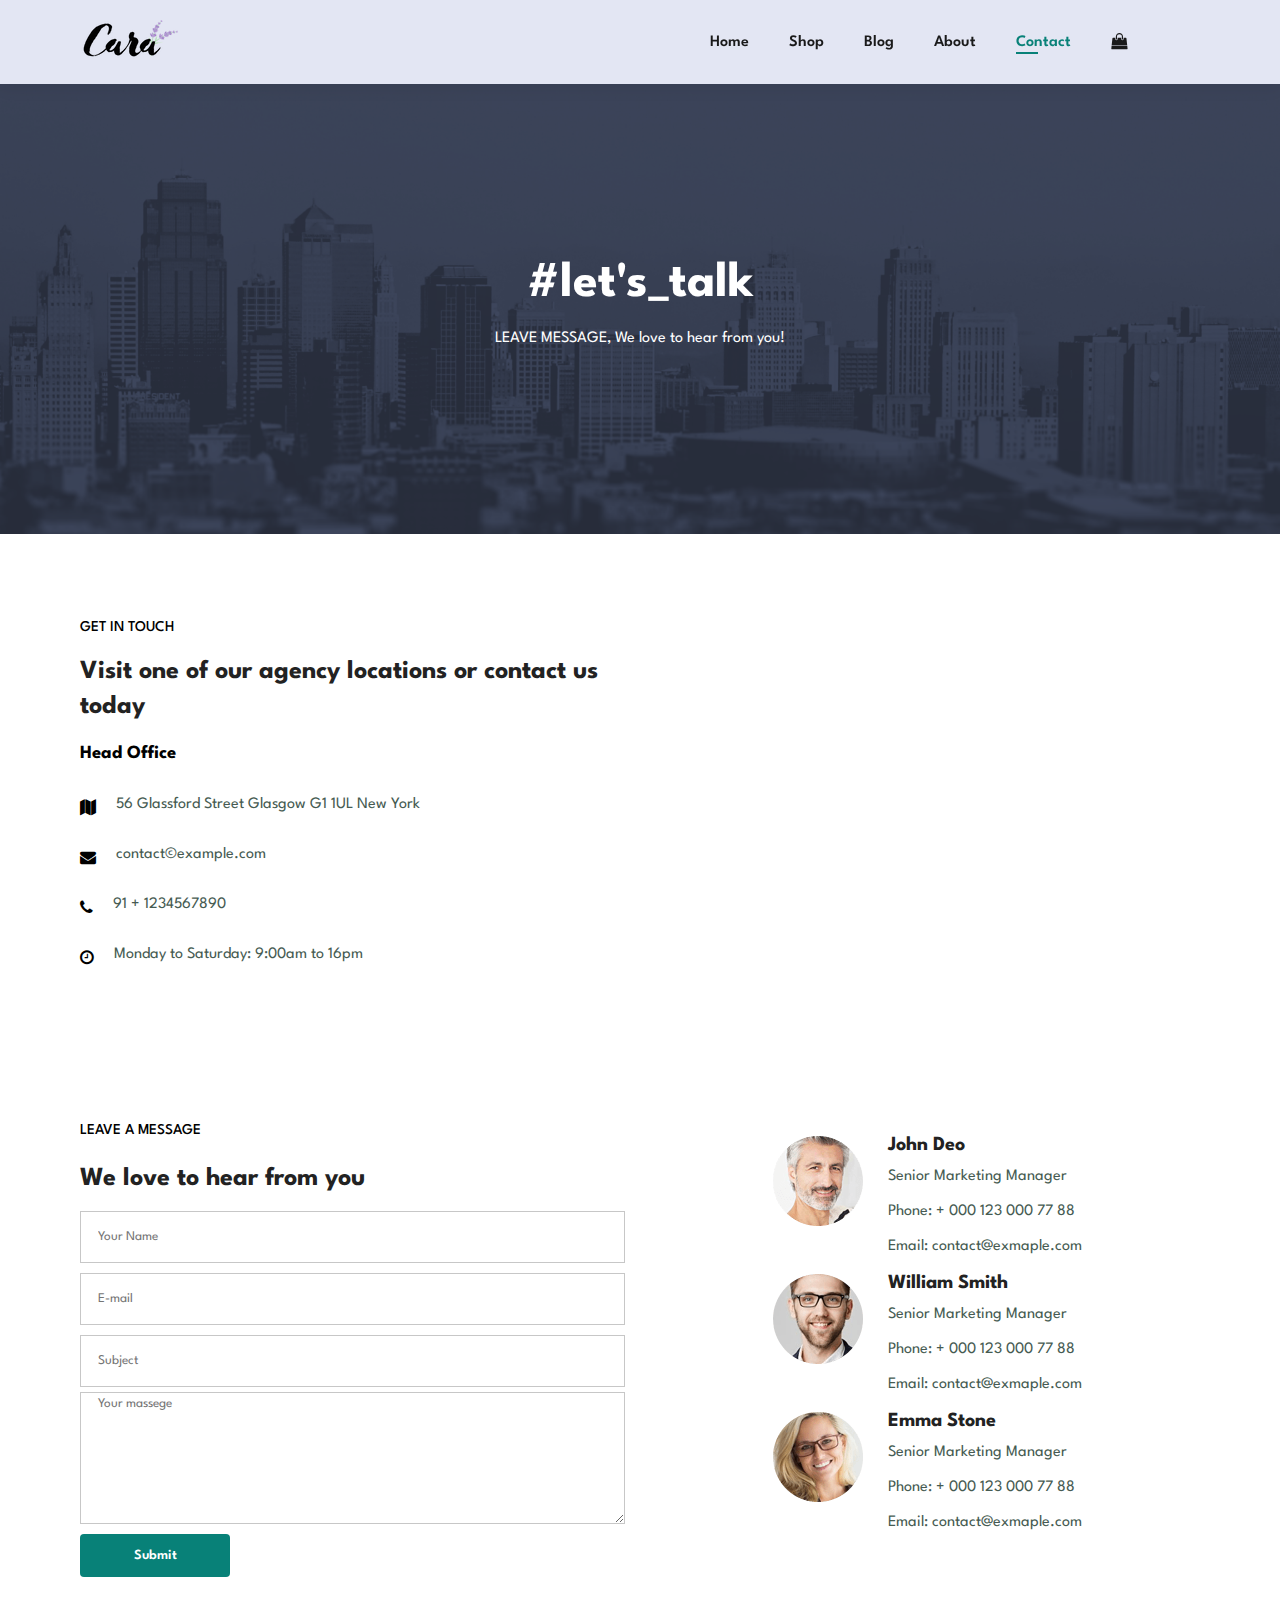
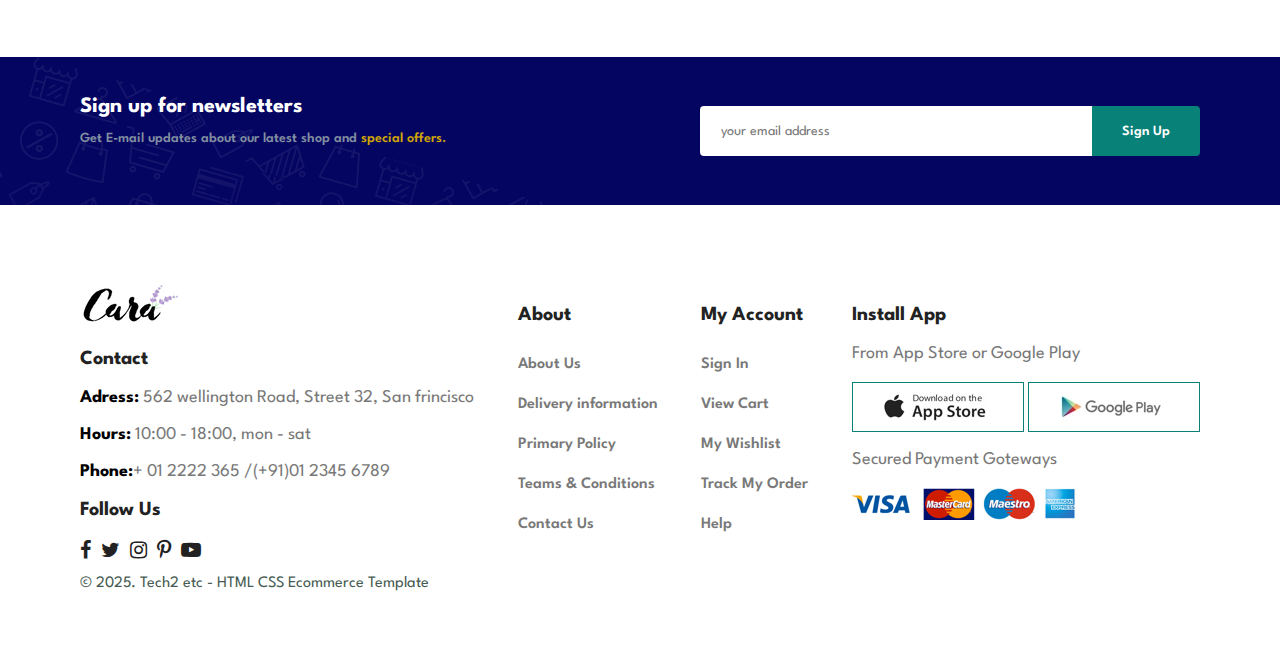
<file: contact.html>
<!DOCTYPE html>
<html lang="en">

<head>
    <meta charset="UTF-8">
    <meta name="viewport" content="width=device-width, initial-scale=1.0">
    <title>E commerce website </title>
    <link href="https://fonts.googleapis.com/css2?family=League+Spartan:wght@100..900&display=swap" rel="stylesheet">
    <link rel="stylesheet" href="https://cdnjs.cloudflare.com/ajax/libs/font-awesome/4.7.0/css/font-awesome.min.css">
    <link rel="stylesheet" href="css/style.css">
    <link rel="stylesheet" href="css/responsive.css">
</head>

<body>
    <header id="header"><a href="#">
            <img src="images/products/logo.png" class="logo" alt="logo ">
        </a>

        <div>
            <ul id="navbar">
                <li><a href="index.html">Home</a></li>
                <li><a href="shop.html">Shop</a></li>
                <li><a href="blog.html">Blog</a></li>
                <li><a href="about.html">About</a></li>
                <li><a class="active" href="contact.html">Contact</a></li>
                <li><a href="cart.html" id="shopping-bar"><i class="fa fa-shopping-bag" aria-hidden="true"></i></a></li>
                <li><a href="#" id="close"><i class="fa fa-times" aria-hidden="true"></i>
                    </a></li>
            </ul>
        </div>
        <div id="mobile">
            <a href="cart.html"><i class="fa fa-shopping-bag mobile-shopicon" aria-hidden="true"></i></a>
            <i id="baricon" class="fa fa-bars" aria-hidden="true"></i>
        </div>
    </header>

    <section id="about-page">

        <h1 class="heading-h1 ">#let's_talk</h1>
        <p class="heading-h1">LEAVE MESSAGE, We love to hear from you!</p>

    </section>

    <section id="contact-detail" class="section-p1">
        <div class="details">
            <span>GET IN TOUCH</span>
            <h2>Visit one of our agency locations or contact us today</h2>
            <h3>Head Office </h3>
            <div class="contact-address">
                <li><a href=""><i class="fa fa-map" aria-hidden="true"></i>
                    <p>56 Glassford Street Glasgow G1 1UL New York</p></a>
                </li>
                <li><a href=""><i class="fa fa-envelope" aria-hidden="true"></i>

                    <p>contact©example.com</p></a>
                </li>
                <li><a href=""><i class="fa fa-phone" aria-hidden="true"></i>
                    </i>
                    <p>91 + 1234567890</p></a>
                </li>

                </li>
                <li> <a href=""><i class="fa fa-clock-o" aria-hidden="true"></i>
                    </i>
                    <p>Monday to Saturday: 9:00am to 16pm</p></a>
                </li>


            </div>
        </div>
        <div class="map">
            <iframe src="https://www.google.com/maps/embed?pb=!1m18!1m12!1m3!1d2469.687034842572!2d-1.2570928231844378!3d51.757046192435055!2m3!1f0!2f0!3f0!3m2!1i1024!2i768!4f13.1!3m3!1m2!1s0x4876c6a9ef8c485b%3A0xd2ff1883a001afed!2sUniversity%20of%20Oxford!5e0!3m2!1sen!2sin!4v1757760195092!5m2!1sen!2sin" width="100%" height="450" style="border:0;" allowfullscreen="" loading="lazy" referrerpolicy="no-referrer-when-downgrade"></iframe>
        </div>
    </section>

<section id="from-details" class="section-p1">
<div class="from-main">
      <form class="formDiv" action="">
    <span>LEAVE A MESSAGE</span>
    <h2>We love to hear from you</h2>
    <input type="text" placeholder="Your Name ">
    <input type="text" placeholder="E-mail">
    <input type="text" placeholder="Subject ">
    <textarea name="" id="" cols="30" rows="10" placeholder="Your massege"></textarea>
    <button class="normal sumbit-btn">Submit</button>
  </form>

  <div class="contact-person-main">
  <div class="contact-person">
      <div class="person-img">
        <img src="images/1.png" alt="contact person">
    </div>
    <div class="person-details">
        <h4>John Deo</h4>
        <p>Senior Marketing Manager</p>
        <p>Phone: + 000 123 000 77 88</p>
        <p>Email: contact@exmaple.com</p>
    </div>
  </div>

   <div class="contact-person">
      <div class="person-img">
        <img src="images/2.png" alt="contact person">
    </div>
    <div class="person-details">
        <h4>William Smith</h4>
        <p>Senior Marketing Manager</p>
        <p>Phone: + 000 123 000 77 88</p>
        <p>Email: contact@exmaple.com</p>
    </div>
  </div>
   <div class="contact-person">
      <div class="person-img">
        <img src="images/3.png" alt="contact person">
    </div>
    <div class="person-details">
        <h4>Emma Stone</h4>
        <p>Senior Marketing Manager</p>
        <p>Phone: + 000 123 000 77 88</p>
        <p>Email: contact@exmaple.com</p>
    </div>
  </div>
  </div>
</div>
</section>

    <section id="newsletter" class="section-p1 section-m1">
        <div class="newtext">
            <h4>Sign up for newsletters</h4>
            <p>Get E-mail updates about our latest shop and <span class="textyellow"> special offers.</span></p>

        </div>
        <div class="from">
            <input type="text" placeholder="your email address ">
            <button class="normal ">Sign Up</button>
        </div>
    </section>

    <footer class="section-p1">
        <div class="f-main">
            <div class="f-box">
                <div class="col">
                    <img src="images/products/logo.png" alt=" f logo">
                    <h4>Contact</h4>
                    <p><b>Adress:</b> 562 wellington Road, Street 32, San frincisco</p>
                    <p><b>Hours:</b> 10:00 - 18:00, mon - sat</p>
                    <p><b>Phone:</b>+ 01 2222 365 /(+91)01 2345 6789</p>
                </div>
                <div class="col">
                    <h4>Follow Us</h4>
                    <ul class="social-list">
                        <li><a href="#"><i class="fa fa-facebook" aria-hidden="true"></i>
                            </a></li>
                        <li><a href="#"><i class="fa fa-twitter" aria-hidden="true"></i>
                            </a></li>
                        <li><a href="#"><i class="fa fa-instagram" aria-hidden="true"></i>
                            </a></li>
                        <li><a href="#"><i class="fa fa-pinterest-p" aria-hidden="true"></i>

                            </a></li>
                        <li><a href="#"><i class="fa fa-youtube-play" aria-hidden="true"></i>

                            </a></li>

                    </ul>
                </div>
            </div>
            <div class="f-box">

                <div class="col">
                    <h4>About</h4>
                    <ul class=" link-list">
                        <li><a href="#">
                                About Us
                            </a></li>
                        <li><a href="#">Delivery information
                            </a></li>
                        <li><a href="#">Primary Policy
                            </a></li>
                        <li><a href="#">Teams & Conditions

                            </a></li>
                        <li><a href="#">Contact Us
                            </a></li>

                    </ul>
                </div>
            </div>
            <div class="f-box">
                <div class="col">
                    <h4>My Account</h4>
                    <ul class="link-list">
                        <li><a href="#">
                                Sign In
                            </a></li>
                        <li><a href="#">View Cart
                            </a></li>
                        <li><a href="#">My Wishlist
                            </a></li>
                        <li><a href="#">Track My Order

                            </a></li>
                        <li><a href="#">Help
                            </a></li>

                    </ul>
                </div>
            </div>
            <div class="f-box">
                <div class="col">
                    <h4>Install App</h4>
                    <p>From App Store or Google Play</p>
                    <img class="app-img" src="images/app.jpg" alt="">
                    <img class="app-img" src="images/play.jpg" alt="">
                    <p>Secured Payment Goteways</p>
                    <img src="images/pay.png" alt="">
                </div>
            </div>
        </div>
        <div class="copy-right">
            <p>© 2025. Tech2 etc - HTML CSS Ecommerce Template</p>
        </div>
    </footer>

    <script src="js/main.js"></script>
</body>

</html>
</file>
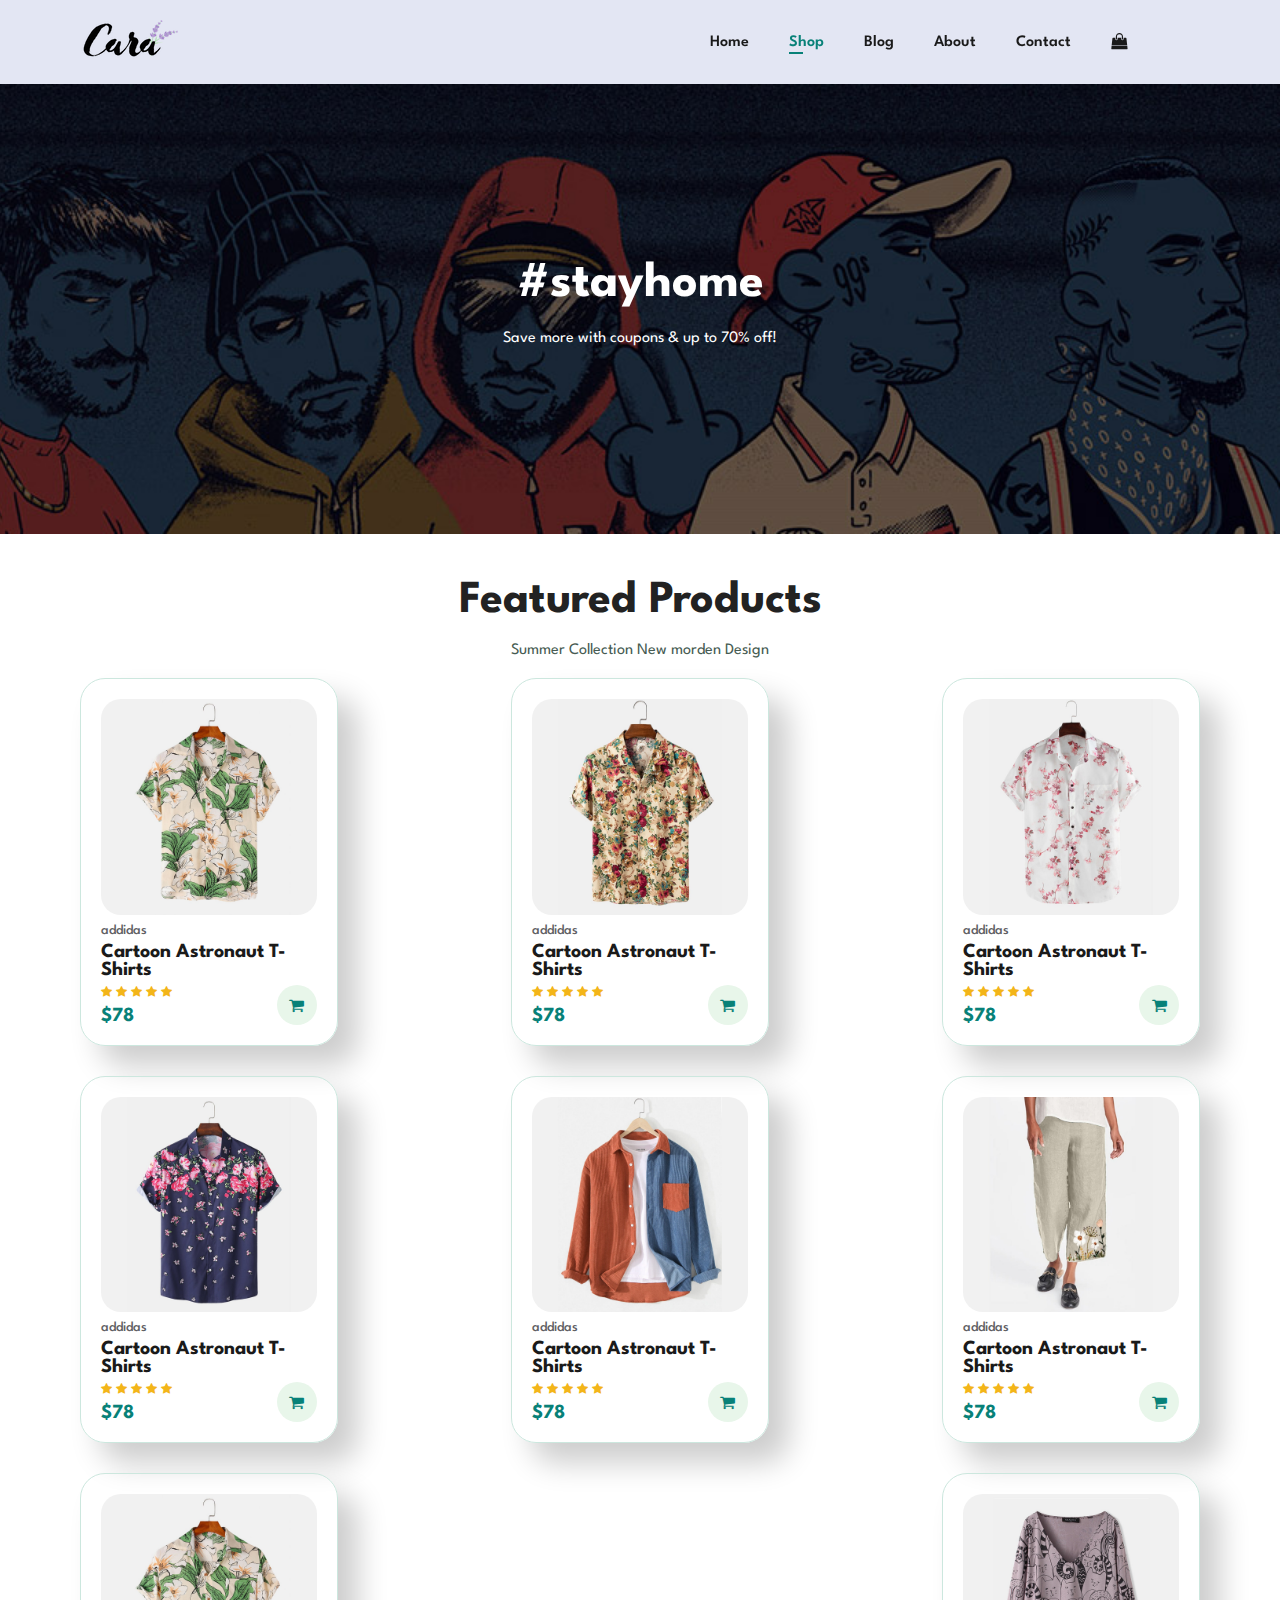
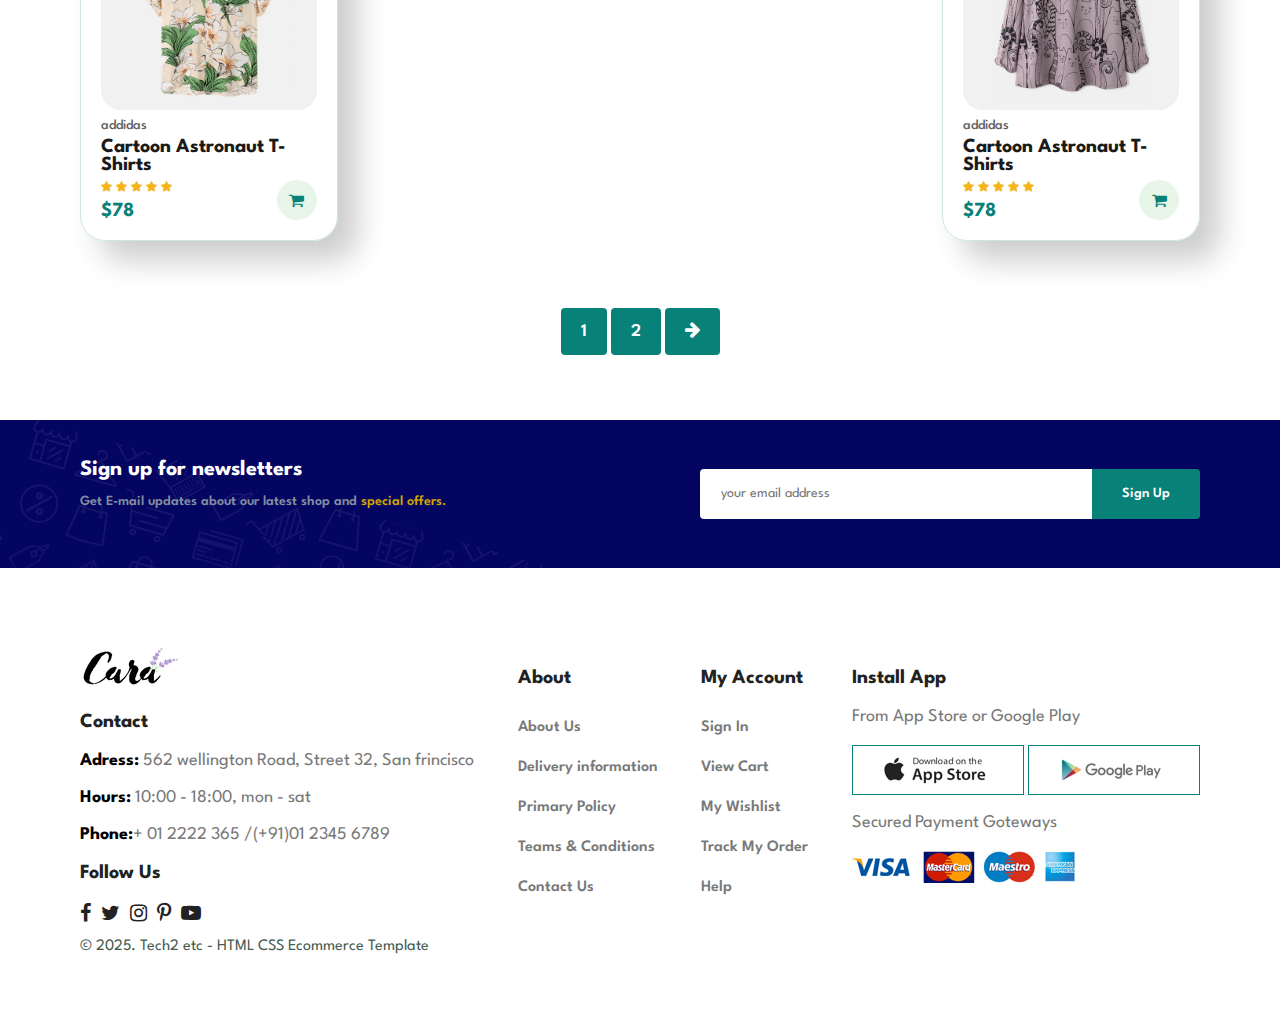
<file: shop.html>
<!DOCTYPE html>
<html lang="en">

<head>
    <meta charset="UTF-8">
    <meta name="viewport" content="width=device-width, initial-scale=1.0">
    <title>E commerce website </title>
    <link href="https://fonts.googleapis.com/css2?family=League+Spartan:wght@100..900&display=swap" rel="stylesheet">
    <link rel="stylesheet" href="https://cdnjs.cloudflare.com/ajax/libs/font-awesome/4.7.0/css/font-awesome.min.css">
    <link rel="stylesheet" href="css/style.css">
    <link rel="stylesheet" href="css/responsive.css">
</head>

<body>
    <header id="header"><a href="#">
            <img src="images/products/logo.png" class="logo" alt="logo ">
        </a>

        <div>
            <ul id="navbar">
                <li><a href="index.html">Home</a></li>
                <li><a class="active" href="shop.html">Shop</a></li>
                <li><a href="blog.html">Blog</a></li>
                <li><a href="about.html">About</a></li>
                <li><a href="contact.html">Contact</a></li>
                <li><a href="" id="shopping-bar"><i class="fa fa-shopping-bag" aria-hidden="true"></i></a></li>
                <li><a href="#" id="close"><i class="fa fa-times" aria-hidden="true"></i>
                    </a></li>
            </ul>
        </div>
        <div id="mobile">
            <a href="cart.html"><i class="fa fa-shopping-bag mobile-shopicon" aria-hidden="true"></i></a>
            <i id="baricon" class="fa fa-bars" aria-hidden="true"></i>
        </div>
    </header>

    <section id="shop-page">

        <h1 class="heading-h1 ">#stayhome</h1>
        <p>Save more with coupons & up to 70% off!</p>

    </section>


    <section id="products" class="section-p1">
        <h2>Featured Products</h2>
        <p>Summer Collection New morden Design</p>
        <div class="pro-container">
            <div class="pro" onclick="window.location.href='sproduct.html'">
                <img src="images/products/f2.jpg" alt="featured img 1">
                <span>addidas</span>
                <h5>Cartoon Astronaut T-Shirts</h5>
                <div class="star">
                    <i class="fa fa-star" aria-hidden="true"></i>
                    <i class="fa fa-star" aria-hidden="true"></i>
                    <i class="fa fa-star" aria-hidden="true"></i>
                    <i class="fa fa-star" aria-hidden="true"></i>
                    <i class="fa fa-star" aria-hidden="true"></i>

                </div>
                <h4>$78</h4>
                <a href="#"><i class="fa fa-shopping-cart cart" aria-hidden="true"></i>
                </a>
            </div>



            <div class="pro">
                <img src="images/products/f3.jpg" alt="featured img 1">
                <span>addidas</span>
                <h5>Cartoon Astronaut T-Shirts</h5>
                <div class="star">
                    <i class="fa fa-star" aria-hidden="true"></i>
                    <i class="fa fa-star" aria-hidden="true"></i>
                    <i class="fa fa-star" aria-hidden="true"></i>
                    <i class="fa fa-star" aria-hidden="true"></i>
                    <i class="fa fa-star" aria-hidden="true"></i>

                </div>
                <h4>$78</h4>
                <a href="#"><i class="fa fa-shopping-cart cart" aria-hidden="true"></i>
                </a>
            </div>

            <div class="pro">
                <img src="images/products/f4.jpg" alt="featured img 1">
                <span>addidas</span>
                <h5>Cartoon Astronaut T-Shirts</h5>
                <div class="star">
                    <i class="fa fa-star" aria-hidden="true"></i>
                    <i class="fa fa-star" aria-hidden="true"></i>
                    <i class="fa fa-star" aria-hidden="true"></i>
                    <i class="fa fa-star" aria-hidden="true"></i>
                    <i class="fa fa-star" aria-hidden="true"></i>

                </div>
                <h4>$78</h4>
                <a href="#"><i class="fa fa-shopping-cart cart" aria-hidden="true"></i>
                </a>
            </div>

            <div class="pro">
                <img src="images/products/f5.jpg" alt="featured img 1">
                <span>addidas</span>
                <h5>Cartoon Astronaut T-Shirts</h5>
                <div class="star">
                    <i class="fa fa-star" aria-hidden="true"></i>
                    <i class="fa fa-star" aria-hidden="true"></i>
                    <i class="fa fa-star" aria-hidden="true"></i>
                    <i class="fa fa-star" aria-hidden="true"></i>
                    <i class="fa fa-star" aria-hidden="true"></i>

                </div>
                <h4>$78</h4>
                <a href="#"><i class="fa fa-shopping-cart cart" aria-hidden="true"></i>
                </a>
            </div>
            <div class="pro">
                <img src="images/products/f6.jpg" alt="featured img 1">
                <span>addidas</span>
                <h5>Cartoon Astronaut T-Shirts</h5>
                <div class="star">
                    <i class="fa fa-star" aria-hidden="true"></i>
                    <i class="fa fa-star" aria-hidden="true"></i>
                    <i class="fa fa-star" aria-hidden="true"></i>
                    <i class="fa fa-star" aria-hidden="true"></i>
                    <i class="fa fa-star" aria-hidden="true"></i>

                </div>
                <h4>$78</h4>
                <a href="#"><i class="fa fa-shopping-cart cart" aria-hidden="true"></i>
                </a>
            </div>
            <div class="pro">
                <img src="images/products/f7.jpg" alt="featured img 1">
                <span>addidas</span>
                <h5>Cartoon Astronaut T-Shirts</h5>
                <div class="star">
                    <i class="fa fa-star" aria-hidden="true"></i>
                    <i class="fa fa-star" aria-hidden="true"></i>
                    <i class="fa fa-star" aria-hidden="true"></i>
                    <i class="fa fa-star" aria-hidden="true"></i>
                    <i class="fa fa-star" aria-hidden="true"></i>

                </div>
                <h4>$78</h4>
                <a href="#"><i class="fa fa-shopping-cart cart" aria-hidden="true"></i>
                </a>
            </div>
            <div class="pro">
                <img src="images/products/f2.jpg" alt="featured img 1">
                <span>addidas</span>
                <h5>Cartoon Astronaut T-Shirts</h5>
                <div class="star">
                    <i class="fa fa-star" aria-hidden="true"></i>
                    <i class="fa fa-star" aria-hidden="true"></i>
                    <i class="fa fa-star" aria-hidden="true"></i>
                    <i class="fa fa-star" aria-hidden="true"></i>
                    <i class="fa fa-star" aria-hidden="true"></i>

                </div>
                <h4>$78</h4>
                <a href="#"><i class="fa fa-shopping-cart cart" aria-hidden="true"></i>
                </a>
            </div>
            <div class="pro">
                <img src="images/products/f8.jpg" alt="featured img 1">
                <span>addidas</span>
                <h5>Cartoon Astronaut T-Shirts</h5>
                <div class="star">
                    <i class="fa fa-star" aria-hidden="true"></i>
                    <i class="fa fa-star" aria-hidden="true"></i>
                    <i class="fa fa-star" aria-hidden="true"></i>
                    <i class="fa fa-star" aria-hidden="true"></i>
                    <i class="fa fa-star" aria-hidden="true"></i>

                </div>
                <h4>$78</h4>
                <a href="#"><i class="fa fa-shopping-cart cart" aria-hidden="true"></i>
                </a>
            </div>
        </div>
    </section>


    <section id="pagination" class="section-p1">
        <a href="">1</a>
        <a href="">2</a>
        <a href=""><i class="fa fa-arrow-right" aria-hidden="true"></i>
</a>
    </section>

    <section id="newsletter" class="section-p1 section-m1">
        <div class="newtext">
            <h4>Sign up for newsletters</h4>
            <p>Get E-mail updates about our latest shop and <span class="textyellow"> special offers.</span></p>

        </div>
        <div class="from">
            <input type="text" placeholder="your email address ">
            <button class="normal ">Sign Up</button>
        </div>
    </section>

    <footer class="section-p1">
        <div class="f-main">
            <div class="f-box">
                <div class="col">
                    <img src="images/products/logo.png" alt=" f logo">
                    <h4>Contact</h4>
                    <p><b>Adress:</b> 562 wellington Road, Street 32, San frincisco</p>
                    <p><b>Hours:</b> 10:00 - 18:00, mon - sat</p>
                    <p><b>Phone:</b>+ 01 2222 365 /(+91)01 2345 6789</p>
                </div>
                <div class="col">
                    <h4>Follow Us</h4>
                    <ul class="social-list">
                        <li><a href="#"><i class="fa fa-facebook" aria-hidden="true"></i>
                            </a></li>
                        <li><a href="#"><i class="fa fa-twitter" aria-hidden="true"></i>
                            </a></li>
                        <li><a href="#"><i class="fa fa-instagram" aria-hidden="true"></i>
                            </a></li>
                        <li><a href="#"><i class="fa fa-pinterest-p" aria-hidden="true"></i>

                            </a></li>
                        <li><a href="#"><i class="fa fa-youtube-play" aria-hidden="true"></i>

                            </a></li>

                    </ul>
                </div>
            </div>
            <div class="f-box">

                <div class="col">
                    <h4>About</h4>
                    <ul class=" link-list">
                        <li><a href="#">
                                About Us
                            </a></li>
                        <li><a href="#">Delivery information
                            </a></li>
                        <li><a href="#">Primary Policy
                            </a></li>
                        <li><a href="#">Teams & Conditions

                            </a></li>
                        <li><a href="#">Contact Us
                            </a></li>

                    </ul>
                </div>
            </div>
            <div class="f-box">
                <div class="col">
                    <h4>My Account</h4>
                    <ul class="link-list">
                        <li><a href="#">
                                Sign In
                            </a></li>
                        <li><a href="#">View Cart
                            </a></li>
                        <li><a href="#">My Wishlist
                            </a></li>
                        <li><a href="#">Track My Order

                            </a></li>
                        <li><a href="#">Help
                            </a></li>

                    </ul>
                </div>
            </div>
            <div class="f-box">
                <div class="col">
                    <h4>Install App</h4>
                    <p>From App Store or Google Play</p>
                    <img class="app-img" src="images/app.jpg" alt="">
                    <img class="app-img" src="images/play.jpg" alt="">
                    <p>Secured Payment Goteways</p>
                    <img src="images/pay.png" alt="">
                </div>
            </div>
        </div>
        <div class="copy-right">
            <p>© 2025. Tech2 etc - HTML CSS Ecommerce Template</p>
        </div>
    </footer>

    <script src="js/main.js"></script>
</body>

</html>
</file>
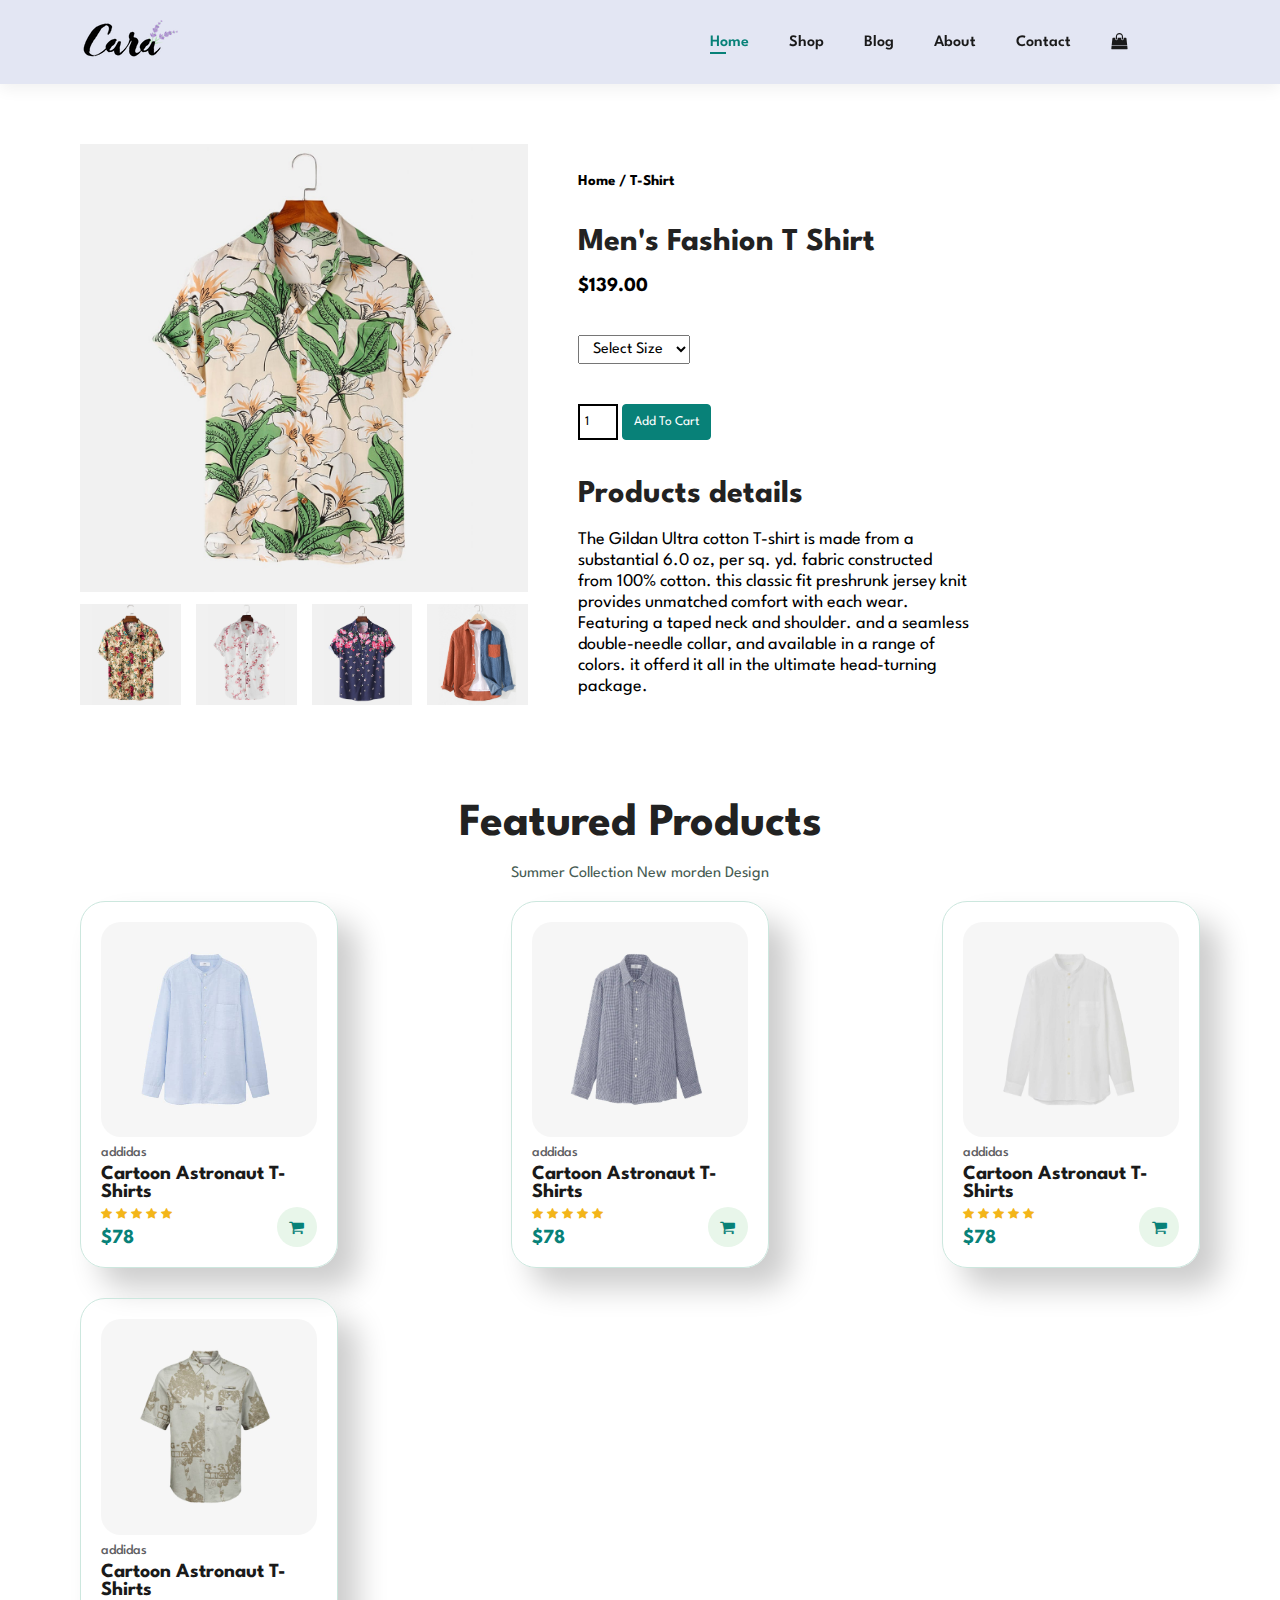
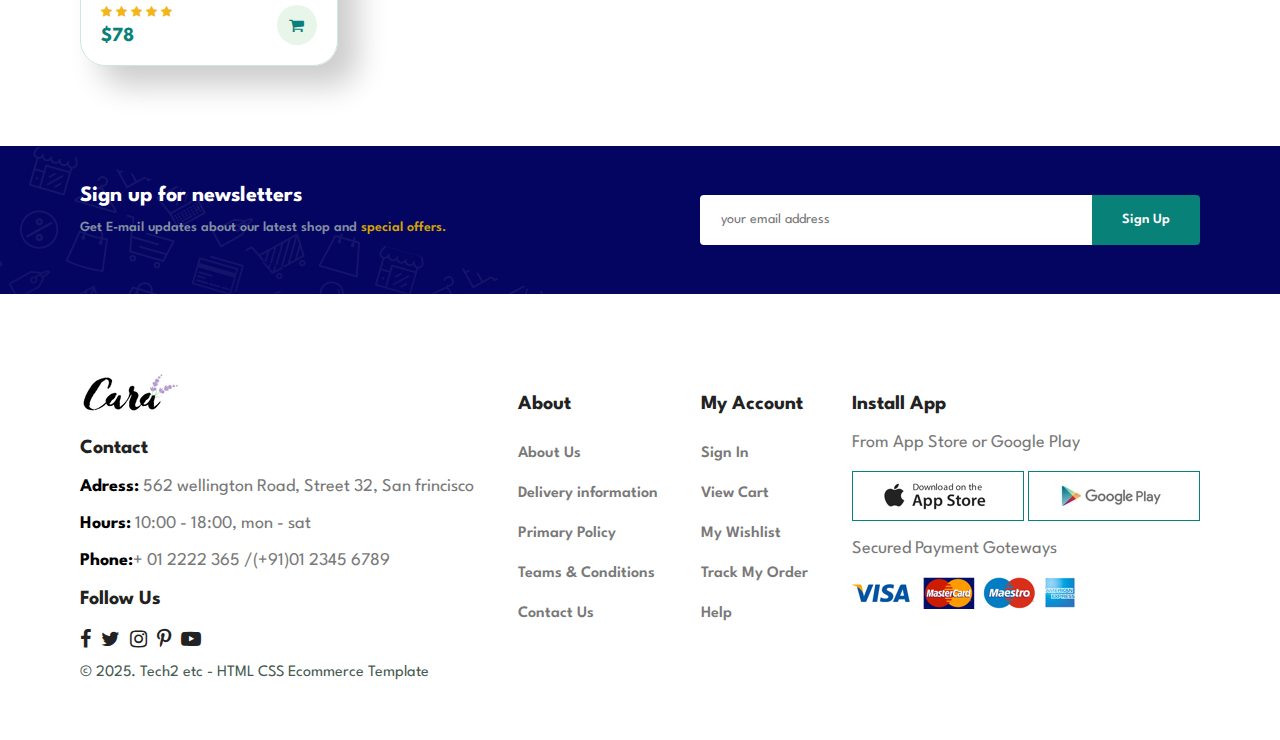
<file: sproduct.html>
<!DOCTYPE html>
<html lang="en">

<head>
    <meta charset="UTF-8">
    <meta name="viewport" content="width=device-width, initial-scale=1.0">
    <title>E commerce website </title>
    <link href="https://fonts.googleapis.com/css2?family=League+Spartan:wght@100..900&display=swap" rel="stylesheet">
    <link rel="stylesheet" href="https://cdnjs.cloudflare.com/ajax/libs/font-awesome/4.7.0/css/font-awesome.min.css">
    <link rel="stylesheet" href="css/style.css">
    <link rel="stylesheet" href="css/responsive.css">
</head>

<body>
    <header id="header">
        <a href="#">
            <img src="images/products/logo.png" class="logo" alt="logo ">
        </a>

        <div>
            <ul id="navbar">
                <li><a class="active" href="index.html">Home</a></li>
                <li><a href="shop.html">Shop</a></li>
                <li><a href="blog.html">Blog</a></li>
                <li><a href="about.html">About</a></li>
                <li><a href="contact.html">Contact</a></li>
                <li><a href="" id="shopping-bar"><i class="fa fa-shopping-bag" aria-hidden="true"></i></a></li>
                <li><a href="#" id="close"><i class="fa fa-times" aria-hidden="true"></i>
                    </a></li>
            </ul>
        </div>
        <div id="mobile">
            <a href="cart.html"><i class="fa fa-shopping-bag mobile-shopicon" aria-hidden="true"></i></a>
            <i id="baricon" class="fa fa-bars" aria-hidden="true"></i>
        </div>
    </header>


    <section id="prodetails" class="section-p1">
<div class="single-pro-img">
    <img src="images/products/f2.jpg" alt="" id="main-img">
    <div class="small-img-group">
    <div class="small-img-col">
        <img src="images/products/f3.jpg" alt="" class="small-img">
    </div>
     <div class="small-img-col">
        <img src="images/products/f4.jpg" alt="" class="small-img">
    </div>
     <div class="small-img-col">
        <img src="images/products/f5.jpg" alt="" class="small-img">
    </div>
     <div class="small-img-col">
        <img src="images/products/f6.jpg" alt="" class="small-img">
    </div>
</div>
</div>

<div class="singal-pro-details">
    <h6>Home / T-Shirt</h6>
    <h4>Men's Fashion T Shirt</h4>
    <h3>$139.00</h3>
    <select>
        <option>Select Size</option>
        <option>XL</option>
        <option>XXL</option>
        <option>Small</option>
        <option>Large</option>
    </select>
    <input type="number" value="1">
    <button>Add To Cart</button>
    <h4>Products details</h4>
    <span>The Gildan Ultra cotton T-shirt is made from a substantial 6.0 oz, per sq. yd. fabric constructed from 100% cotton. this classic fit preshrunk jersey knit  provides unmatched comfort with each wear. Featuring a taped neck and shoulder. and a seamless double-needle collar, and available in a range of colors. it offerd it all in the ultimate head-turning package.</span>
</div>
    </section>

    
    <section id="products" class="section-p1">
        <h2>Featured Products</h2>
        <p>Summer Collection New morden Design</p>
        <div class="pro-container">
            <div class="pro">
                <img src="images/products/n1.jpg" alt="featured img 1">
                <span>addidas</span>
                <h5>Cartoon Astronaut T-Shirts</h5>
                <div class="star">
                    <i class="fa fa-star" aria-hidden="true"></i>
                    <i class="fa fa-star" aria-hidden="true"></i>
                    <i class="fa fa-star" aria-hidden="true"></i>
                    <i class="fa fa-star" aria-hidden="true"></i>
                    <i class="fa fa-star" aria-hidden="true"></i>

                </div>
                <h4>$78</h4>
                <a href="#"><i class="fa fa-shopping-cart cart" aria-hidden="true"></i>
                </a>
            </div>
            <div class="pro">
                <img src="images/products/n2.jpg" alt="featured img 1">
                <span>addidas</span>
                <h5>Cartoon Astronaut T-Shirts</h5>
                <div class="star">
                    <i class="fa fa-star" aria-hidden="true"></i>
                    <i class="fa fa-star" aria-hidden="true"></i>
                    <i class="fa fa-star" aria-hidden="true"></i>
                    <i class="fa fa-star" aria-hidden="true"></i>
                    <i class="fa fa-star" aria-hidden="true"></i>

                </div>
                <h4>$78</h4>
                <a href="#"><i class="fa fa-shopping-cart cart" aria-hidden="true"></i>
                </a>
            </div>

            <div class="pro">
                <img src="images/products/n3.jpg" alt="featured img 1">
                <span>addidas</span>
                <h5>Cartoon Astronaut T-Shirts</h5>
                <div class="star">
                    <i class="fa fa-star" aria-hidden="true"></i>
                    <i class="fa fa-star" aria-hidden="true"></i>
                    <i class="fa fa-star" aria-hidden="true"></i>
                    <i class="fa fa-star" aria-hidden="true"></i>
                    <i class="fa fa-star" aria-hidden="true"></i>

                </div>
                <h4>$78</h4>
                <a href="#"><i class="fa fa-shopping-cart cart" aria-hidden="true"></i>
                </a>
            </div>

            <div class="pro">
                <img src="images/products/n4.jpg" alt="featured img 1">
                <span>addidas</span>
                <h5>Cartoon Astronaut T-Shirts</h5>
                <div class="star">
                    <i class="fa fa-star" aria-hidden="true"></i>
                    <i class="fa fa-star" aria-hidden="true"></i>
                    <i class="fa fa-star" aria-hidden="true"></i>
                    <i class="fa fa-star" aria-hidden="true"></i>
                    <i class="fa fa-star" aria-hidden="true"></i>

                </div>
                <h4>$78</h4>
                <a href="#"><i class="fa fa-shopping-cart cart" aria-hidden="true"></i>
                </a>
            </div>
          
        </div>
    </section>


    <section id="newsletter" class="section-p1 section-m1">
        <div class="newtext">
            <h4>Sign up for newsletters</h4>
            <p>Get E-mail updates about our latest shop and <span class="textyellow"> special offers.</span></p>

        </div>
        <div class="from">
            <input type="text" placeholder="your email address ">
            <button class="normal ">Sign Up</button>
        </div>
    </section>

    <footer class="section-p1">
        <div class="f-main">
            <div class="f-box">
                <div class="col">
                    <img src="images/products/logo.png" alt=" f logo">
                    <h4>Contact</h4>
                    <p><b>Adress:</b> 562 wellington Road, Street 32, San frincisco</p>
                    <p><b>Hours:</b> 10:00 - 18:00, mon - sat</p>
                    <p><b>Phone:</b>+ 01 2222 365 /(+91)01 2345 6789</p>
                </div>
                <div class="col">
                    <h4>Follow Us</h4>
                    <ul class="social-list">
                        <li><a href="#"><i class="fa fa-facebook" aria-hidden="true"></i>
                            </a></li>
                        <li><a href="#"><i class="fa fa-twitter" aria-hidden="true"></i>
                            </a></li>
                        <li><a href="#"><i class="fa fa-instagram" aria-hidden="true"></i>
                            </a></li>
                        <li><a href="#"><i class="fa fa-pinterest-p" aria-hidden="true"></i>

                            </a></li>
                        <li><a href="#"><i class="fa fa-youtube-play" aria-hidden="true"></i>

                            </a></li>

                    </ul>
                </div>
            </div>
            <div class="f-box">

                <div class="col">
                    <h4>About</h4>
                    <ul class=" link-list">
                        <li><a href="#">
                                About Us
                            </a></li>
                        <li><a href="#">Delivery information
                            </a></li>
                        <li><a href="#">Primary Policy
                            </a></li>
                        <li><a href="#">Teams & Conditions

                            </a></li>
                        <li><a href="#">Contact Us
                            </a></li>

                    </ul>
                </div>
            </div>
            <div class="f-box">
                <div class="col">
                    <h4>My Account</h4>
                    <ul class="link-list">
                        <li><a href="#">
                                Sign In
                            </a></li>
                        <li><a href="#">View Cart
                            </a></li>
                        <li><a href="#">My Wishlist
                            </a></li>
                        <li><a href="#">Track My Order

                            </a></li>
                        <li><a href="#">Help
                            </a></li>

                    </ul>
                </div>
            </div>
            <div class="f-box">
                <div class="col">
                    <h4>Install App</h4>
                    <p>From App Store or Google Play</p>
                    <img class="app-img" src="images/app.jpg" alt="">
                    <img class="app-img" src="images/play.jpg" alt="">
                    <p>Secured Payment Goteways</p>
                    <img src="images/pay.png" alt="">
                </div>
            </div>
        </div>
        <div class="copy-right">
            <p>© 2025. Tech2 etc - HTML CSS Ecommerce Template</p>
        </div>
    </footer>

    <script>
        const mainimg = document.getElementById("main-img");
        const smallimg = document.getElementsByClassName("small-img")

        smallimg[0].onclick = function(){
            mainimg.src = smallimg[0].src;
        }
          smallimg[1].onclick = function(){
            mainimg.src = smallimg[1].src;
        }
          smallimg[2].onclick = function(){
            mainimg.src = smallimg[2].src;
        }
          smallimg[3].onclick = function(){
            mainimg.src = smallimg[3].src;
        }

    </script>
    <script src="js/main.js"></script>
</body>

</html>
</file>
<file: css/style.css>
* {
    margin: 0;
    padding: 0;
    list-style: none;
    text-decoration: none;
    box-sizing: border-box;
    outline: none;
    font-family: "League Spartan", sans-serif;
}

:root {
    --main-color: #222222;
    --text-color: #465b52;
    --bg-color: #e3e6f3;
    --primary-color: #1a1a1a;
    --text-hover: #088178;
}

h1 {
    font-size: 50px;
    line-height: 64px;
    color: var(--main-color);
}

h2 {
    font-size: 46px;
    line-height: 54px;
    color: var(--main-color);
}

h4 {
    font-size: 20px;
    color: var(--main-color);
}

h6 {
    font-size: 12px;
    font-weight: 700;
}

p {
    font-size: 16px;
    color: var(--text-color);
    margin: 15px 0 20px 0;
}

.container {
    width: 100%;
    max-width: 1400px;
    padding: 0 15px;
    margin: 0 auto;
}

.section-p1 {
    padding: 40px 80px;
}

.section-m1 {
    margin: 40px 0;
}



/* header css  */
#header {
    display: flex;
    align-items: center;
    justify-content: space-between;
    padding: 20px 80px;
    background-color: var(--bg-color);
    box-shadow: 0 5px 15px rgba(0, 0, 0, 0.06);
    z-index: 999;
    position: sticky;
    top: 0;
    left: 0;
}

#navbar {
    display: flex;
    align-items: center;
    justify-content: center;
}

#navbar li {
    padding: 0 20px;
}

#navbar li a {
    color: var(--primary-color);
    transition: 0.5s;
    font-size: 16px;
    font-weight: 600;
    position: relative;
}

#navbar li a:hover,
#navbar li a.active {
    color: var(--text-hover);
}

#navbar li a.active::after {
    content: "";
    width: 40%;
    height: 2px;
    background-color: var(--text-hover);
    position: absolute;
    bottom: -4px;
    left: 0px;
}

/* #close{
    display: none;
} */
#mobile {
    display: flex;
    align-items: center;
    justify-content: center;
    display: none;
}

#mobile .mobile-shopicon,
#mobile .fa-bars {
    color: #000;
    font-size: 20px;
}

#mobile .mobile-shopicon {
    margin-left: 15px;
}


#close {
    position: absolute;
    top: -235px;
    left: 0;
    color: #222;
    font-size: 24px;
}

/* hore page  */

#hero {
    background-image: url(../images/products/hero4.png);
    background-size: cover;
    background-position: top 25% right 0;
    height: 90vh;
    width: 100%;
    padding: 0 80px;
    display: flex;
    align-items: flex-start;
    justify-content: center;
    flex-direction: column;

}

#hero h4 {
    padding-bottom: 15px;
}

#hero h1 {
    color: var(--text-hover);
}

#hero .hero-btn {
    background-image: url(../images/products/button.png);
    color: var(--text-hover);
    display: block;
    padding: 14px 80px 14px 65px;
    background-repeat: no-repeat;
    font-size: 15px;
    font-weight: 700;
}


/* features sec */

#features .fe-box {
    width: 180px;
    text-align: center;
    padding: 25px 15px;
    box-shadow: 20px 20px 34px rgba(0, 0, 0, 0.03);
    border: solid 1px #cce7de;
    border-radius: 4px;
    margin: 15px 0;
    transition: 0.5s;
}

#features .fe-box:hover {
    box-shadow: 10px 10px 54px rgba(70, 62, 221, 0.8);
}

#features .fe-box h6 {
    color: var(--text-hover);
    border-radius: 4px;
    padding: 9px 8px 6px 8px;
    background-color: #fddde4;
}

#features .fe-box img {
    width: 100%;
    margin-bottom: 10px;
}

#features {
    display: flex;
    align-items: center;
    justify-content: space-between;
    flex-wrap: wrap;
}

#features .fe-box:nth-child(2) h6 {
    background-color: #cdebbc;
}

#features .fe-box:nth-child(3) h6 {
    background-color: #d1e8f2;
}

#features .fe-box:nth-child(4) h6 {
    background-color: #cdd4f8;
}

#features .fe-box:nth-child(5) h6 {
    background-color: #f6dbf6;
}

#features .fe-box:nth-child(6) h6 {
    background-color: #fff2e5;
}

/* products css */
#products {
    text-align: center;
}

.pro-container {
    display: flex;
    align-items: center;
    justify-content: space-between;
    gap: 30px;
    flex-wrap: wrap;
}

#products .pro {
    width: 23%;
    max-width: 413px;
    padding: 20px;
    border: solid 1px #cce7de;
    cursor: pointer;
    border-radius: 25px;
    transition: 0.5s;
    box-shadow: 20px 20px 30px rgba(0, 0, 0, 0.2);
    position: relative;
    text-align: start;
}

#products .pro:hover {
    box-shadow: 20px 20px 30px rgba(0, 0, 0, 0.3);

}

#products .pro img {
    width: 100%;
    border-radius: 20px;
}

.pro span {
    font-size: 14px;
    color: #606063;
    font-weight: 500;
    margin: 5px 0;
    display: block;
}

.pro h5 {
    font-size: 20px;
    margin: 6px 0;
    color: #1a1a1a;
}

.pro .fa-star {
    font-size: 12px;
    color: rgb(243, 181, 25);
}

.pro h4 {
    font-size: 20px;
    padding-top: 7px;
    color: #088178;
    font-weight: 700;
}

.pro .cart {
    width: 40px;
    height: 40px;
    line-height: 40px;
    border-radius: 50px;
    background-color: #e8f6ea;
    font-weight: 500;
    color: #088178;
    display: flex;
    align-items: center;
    justify-content: center;
    position: absolute;
    bottom: 20px;
    right: 20px;
}

/* repaire css */

#banner {
    display: flex;
    align-items: center;
    justify-content: center;
    text-align: center;
    flex-direction: column;
    padding: 50px 0;
    background-image: url(../images/banner/b2.jpg);
    background-size: cover;
    height: 400px;
}

#banner h4 {
    color: #fff;
    margin: 10px 0;
}

#banner h2 {
    color: #fff;
}

#banner h2 span {
    color: red;
}

button.normal {
    font-size: 14px;
    transition: 0.5s;
    border: solid 1px #fff;
    font-weight: 600;
    padding: 15px 30px;
    background-color: #fff;
    border: none;
    outline: none;
    border-radius: 4px;
}


button:hover {
    background-color: #088178;
    color: #fff;
}

#sm-banner {
    display: flex;
    justify-content: space-between;
    flex-wrap: wrap;

}

#sm-banner .banner-box {
    display: flex;
    align-items: flex-start;
    justify-content: center;
    text-align: center;
    flex-direction: column;
    padding: 50px 30px;
    background-image: url(../images/banner/b17.jpg);
    background-size: cover;
    /* background-repeat: no-repeat; */
    min-width: 850px;
    height: 80vh;
    background-position: center;
}

#sm-banner .banner-box:nth-child(2) {
    background-image: url(../images/banner/b10.jpg);
}

.banner-box h4 {
    font-size: 20px;
    color: #fff;
    font-weight: 300;
}

.banner-box h2 {
    font-size: 28px;
    font-weight: 600;
    color: #fff;
    padding-bottom: 15px;
}

.banner-box span {
    color: #fff;
    font-size: 16px;
    margin-bottom: 10px;
}

button.white {
    background-color: transparent;
    border: solid 1px #fff;
    color: #fff;
    transition: 0.5s;
    cursor: pointer;
}

button.white:hover {
    background-color: var(--text-hover);
    color: #ffffff;
    border: solid 1px var(--text-hover);
}


#banner3 {
    display: flex;
    justify-content: space-between;
    flex-wrap: wrap;
}

#banner3 h2 {
    font-size: 22px;
    color: #fff;
    font-weight: 900;
}

#banner3 h3 {
    font-size: 15px;
    color: #f00;
    font-weight: 800;
}

#banner3 .banner-box {
    display: flex;
    align-items: center;
    justify-content: center;
    text-align: center;
    flex-direction: column;
    padding: 50px 0;
    background-image: url(../images/banner/b7.jpg);
    background-size: cover;
    height: 400px;
    width: 551px;
    background-position: -40px 1px;
    background-repeat: no-repeat;
}

#banner3 .banner-box:nth-child(2) {
    background-image: url(../images/banner/b18.jpg);
    background-position: -100px 0;
}

#banner3 .banner-box:nth-child(3) {
    background-image: url(../images/banner/b4.jpg);
    background-position: -249px 1px;
}

#newsletter {
    display: flex;
    align-items: center;
    flex-wrap: wrap;
    justify-content: space-between;
    background-image: url(../images/banner/b14.png);
    background-repeat: no-repeat;
    background-color: rgb(4, 4, 97);
}



#newsletter h4 {
    font-size: 22px;
    color: #fff;
    font-weight: 700;
}

#newsletter p {
    font-size: 14px;
    color: #818ea0;
    font-weight: 600;
}

.textyellow {
    color: rgb(208, 164, 5);
}

.from {
    display: flex;
    width: 500px;
}


.from input[type="text"] {
    padding: 0 20px;
    font-size: 20px;
    font-size: 14px;
    border: none;
    height: 3.125rem;
    width: 100%;
    border-radius: 4px 0 0 4px;
    border: solid 1px transparent;
}

.from button {
    margin-left: 0px;
    background-color: #088178;
    color: #fff;
    white-space: nowrap;
    border-radius: 0px 4px 4px 0px;
    cursor: pointer;
}

.social-list {
    display: flex;
    align-items: center;
    margin-top: 10px;
    gap: 10px;
}

.social-list li a {
    transition: 0.5s;
}

.social-list li a i {
    color: #222222;
    font-size: 20px;
    transition: 0.5s;
}

.social-list li a i:hover {
    color: #088178;
}

.footer img {
    margin-bottom: 50px;
}

footer h4 {
    margin: 21px 0;
}


.f-main {
    display: flex;
    justify-content: space-between;
}

.link-list li {
    line-height: 40px;
    font-size: 16px;
    font-weight: 600;
}

.link-list li a {
    color: #797979;
    transition: 0.5s;
}

.link-list li a:hover {
    color: var(--text-hover);
}

.f-box p {
    font-size: 18px;
    color: #797979;
}

.f-box p b {
    color: #000;
}

.app-img {
    border: solid 1px #088178;
}


/* shop page css */


#shop-page {
    background-image: url(../images/banner/b1.jpg);
    background-size: cover;
    background-position: top 25% right 0;
    height: 50vh;
    width: 100%;
    padding: 0 80px;
    color: #fff;
    display: flex;
    align-items: center;
    justify-content: center;
    flex-direction: column;
}

.heading-h1 {
    color: #fff;
}

#shop-page p {
    color: #fff;
}

#pagination {
    text-align: center;
}

#pagination a {
    background-color: #088178;
    padding: 15px 20px;
    color: #fff;
    font-size: 18px;
    border-radius: 4px;
    font-weight: 600;
}

/* singal product  */

#prodetails {
    display: flex;
    margin-top: 20px;
}

#prodetails .single-pro-img {
    width: 40%;
    margin-right: 50px;
    height: 60%;
}

#prodetails .single-pro-img img {
    width: 100%;
    cursor: pointer;
    margin-bottom: 8px;
    height: 60%;
}

.small-img-group {
    display: flex;
    align-items: center;
    gap: 15px;
}

.small-img-col {
    flex-basis: 24%;
    cursor: pointer;

}

#prodetails .singal-pro-details {
    width: 50%;
    padding-top: 30px;
}

#prodetails .singal-pro-details h6 {
    font-size: 15px;
}

#prodetails .singal-pro-details h4 {
    padding: 40px 0 20px 0;
    font-size: 32px;
}

#prodetails .singal-pro-details h2 {
    font-size: 26px;
}

#prodetails .singal-pro-details select {
    display: block;
    padding: 5px 10px;
    margin: 40px 0;
    font-size: 16px;
}

.singal-pro-details h3 {
    font-size: 20px;
}

.singal-pro-details input[type="number"] {
    padding: 10px 5px;
    width: 40px;
    border: solid 2px #000;
}

.singal-pro-details button {
    padding: 11px;
    background-color: #088178;
    color: #fff;
    border: solid 1px #088178;
    border-radius: 4px;
    cursor: pointer;
}

.singal-pro-details span {
    font-size: 18px;
    width: 70%;
    display: block;
    line-height: 21px;
}


/* blog page */

#blog-page {

    background-image: url(../images/banner/b19.jpg);
    background-size: cover;
    background-position: top 25% right 0;
    height: 50vh;
    width: 100%;
    padding: 0 80px;
    color: #fff;
    display: flex;
    align-items: center;
    justify-content: center;
    flex-direction: column;

}

#blog {
    padding: 150px 150px 0 150px;
}

#blog .blog-box {
    display: flex;
    align-items: center;
    width: 100%;
    position: relative;
    padding-bottom: 90px;
}

#blog .blog-img {
    width: 50%;
    margin-right: 40px;
}

#blog img {
    width: 100%;
    height: 300px;
    object-fit: cover;
}

#blog .blog-box h2 {
    font-size: 70px;
    line-height: 54px;
    font-weight: 700;
    color: #c9cecb;
    position: absolute;
    top: -36px;
    left: 20px;
    z-index: -1;
}

#blog .blog-detail {
    width: 50%;
}

#blog .blog-detail a {
    font-size: 11px;
    color: #000;
    font-weight: 700;
    position: relative;
    transition: 0.5s;
}

#blog .blog-detail a::after {
    content: "";
    position: absolute;
    top: 4px;
    left: 110px;
    width: 80px;
    height: 2px;
    background: #000;
}

#blog .blog-detail a:hover {
    color: #088178;
}

#blog .blog-detail a:hover::after {
    background-color: #088178;
}


/* about css */
#about-page {
    background-image: url(../images/blog/banner.png);
    background-size: cover;
    background-position: top 25% right 0;
    height: 50vh;
    width: 100%;
    padding: 0 80px;
    color: #fff;
    display: flex;
    align-items: center;
    justify-content: center;
    flex-direction: column;
}

.about-box {
    display: flex;
    align-items: center;
    justify-content: center;
    gap: 30px;
}

.about-img {
    width: 60%;
}

.about-detail {
    width: 40%;
}

.about-img img {
    width: 100%;
}

.about-detail p {
    font-size: 18px;
    line-height: 22px;
    color: #000;
}

.about-detail .text-dotted {
    text-decoration: underline;
    text-decoration-style: dotted;
    color: #000;
}

.about-detail marquee {
    background-color: #c5c5c5;
    color: #000;
}

#about-app {
    text-align: center;
}

.video {
    width: 70%;
    height: 100%;
    margin: 30px auto auto;
}

.video video {
    width: 100%;
    height: 100%;
    margin: 0 auto;
}


/* contact page  */
#contact-detail {
    display: flex;
    align-items: center;
    gap: 30px;
}

#contact-detail .details,
#contact-detail .map {
    width: 50%;
}

#contact-detail .details .contact-address {
    margin-top: 20px;
}

#contact-detail .details .contact-address li a {
    display: flex;
    align-items: center;
    justify-content: start;
    gap: 20px;
    color: #000;

}

.details span {
    font-size: 15px;
    font-weight: 500;
}

.details h2 {
    font-size: 26px;
    padding: 20px 0;
    line-height: 35px;
}

.map {
    width: 100%;
}

.from-main {
    display: flex;
    align-items: center;
    justify-content: space-between;
    gap: 30px;
}

form {
    display: flex;
    flex-direction: column;
}

.formDiv {
    width: 50%;
}

.formDiv span {
    font-size: 15px;
    font-weight: 500;
    margin: 15px 0;
}

.formDiv h2 {
    font-size: 26px;
}

.contact-person-main {
    width: 50%;

}

.contact-person {

    display: flex;
    justify-content: center;


}

.person-details {
    margin-left: 25px;
}

.person-details {
    margin-left: 25px;
}

.formDiv input {
    line-height: 40px;
    margin: 5px 0;
    padding: 5px 17px;
    border: solid 1px #c7c7c7;
}

.formDiv textarea {
    padding: 5px 17px;
    border: solid 1px #c7c7c7;
}

.normal.sumbit-btn {
    background-color: #088178 !important;
    width: 150px;
    margin-top: 10px;
    color: #fff;
    cursor: pointer;
    transition: 0.5s;
}

.normal.sumbit-btn:hover {
    background-color: #036861 !important;
}

/* cart page */
#cart{
    overflow-x: auto;
}

#cart table {
    width: 100%;
    border-collapse: collapse;
    table-layout: fixed;
    white-space: nowrap;
}

#cart table tr td:nth-child(1) {
    width: 100px;
    text-align: center;
}

#cart table tr td:nth-child(2) {
    width: 230px;
    text-align: center;
}

#cart table tr td:nth-child(3) {
    width: 380px;
    text-align: center;
}

#cart table tr td:nth-child(4) {
    width: 350px;
    text-align: center;
}

#cart table tr td:nth-child(5) {
    width: 380px;
    text-align: center;
}

#cart table tr td:nth-child(6) {
    width: 100px;
    text-align: center;
}

#cart table tr td input {
    width: 60px;
    padding: 10px 5px 10px 15px;
    border: solid 1px #000;
}

#cart table thead  {
    border: solid 1px #e2e9e1;
   border-left: none;
   border-right: none;
}
#cart table thead td{
    font-size: 15px;
    font-weight: 700;
    padding: 18px 0;
}
#cart table tbody tr td{
    padding-top: 15px;
}

#cart table tbody td{
    font-size: 16px;
    color: #797979;
}

#coupon h3{
font-size: 30px;
margin-bottom: 20px;
}
#cart-add input {
    padding: 13px 20px;
    width: 450px;

}

.normal.apply-btn{
 background-color: #088178 !important; 
 color: #fff;
 margin-left: 10px;
 cursor: pointer;
}
#cart-add {
    display: flex;
    /* align-items: center; */
    justify-content: space-between;
}
#coupon{
    width: 50%;
}

#subtotal {
    width: 50%;
    background: #fff;
    margin-bottom: 30px;
    padding: 30px;
    border: solid 2px #e2e9e1;
}  
#subtotal table{
    width: 100%;
    border-collapse: collapse;
    margin-bottom: 20px;
}
 
#subtotal h3{
    font-size: 25px;
}
#subtotal table td{
    padding: 10px 20px;
    width: 50%;
   font-size: 13px;
   padding: 10px;
   border: solid 1px #e2e9e1; 
}

#subtotal button{
    background-color: #088178;
    color: #fff;
    padding: 12px 20px;
}
</file>
<file: css/responsive.css>
@media screen and (max-width:1199px) {
    #sm-banner .banner-box {
        height: 100vh;
        background-position: 73% 1368px;
        margin-bottom: 30px;
    }

    #banner3 .banner-box {
        width: 100%;
    }



}

@media screen and (max-width:1023px) {
    .about-box {
        flex-direction: column;
    }

    .about-img {
        width: 100%;
    }

    .about-detail {
        width: 100%;
    }

    .video {
        width: 100%;
    }
}

@media screen and (max-width:768px) {
    #products .pro {
        width: 46%;
    }

    #navbar {
        display: flex;
        align-items: flex-start;
        justify-content: start;
        flex-direction: column;
        position: fixed;
        top: 0;
        width: 300px;
        background: #fff;
        height: 100vh;
        right: -300px;
        transition: 0.5s;
        padding-top: 50px;
    }

    #navbar li {
        line-height: 40px;
    }

    #mobile {
        display: block;
    }

    #navbar.active {
        right: 0px;
    }

    #shopping-bar {
        display: none;
    }

    #sm-banner .banner-box {
        min-width: 600px;
        background-position: 97% 1321px;
    }

    #banner3 .banner-box {
        margin-top: 20px;
    }

    #banner3 .banner-box:nth-child(2),
    #banner3 .banner-box:nth-child(3) {
        background-position: 0;
    }

    .f-main {
        flex-direction: column;
    }

    .copy-right {
        text-align: center;
    }

    #close {
        display: block;
    }


    /* contact css  */
    #contact-detail {
        flex-direction: column;
    }

    #contact-detail .details,
    #contact-detail .map {
        width: 100%;
    }


    .from-main {
        flex-direction: column;
    }

    .formDiv {
        width: 100%;
    }

    .contact-person-main {
        width: 100%;
    }

    .contact-person {
        justify-content: start;
    }

    #about-page {
        padding: 0 15px;
        text-align: center;
    }

    .details h2 {
        font-size: 23px;
    }


    /* cart page  */
    #cart-add {
        flex-direction: column;
        gap: 20px;
    }

    #coupon {
        width: 100%;
    }

    #subtotal {
        width: 100%;
    }

}

@media screen and (max-width:575px) {
    #products .pro {
        width: 100%;
    }

    #sm-banner .banner-box {
        min-width: 280px;
    }

    #banner3 .banner-box {
        background-position: -136px -7px;
    }

    #banner3 .banner-box:nth-child(2) {
        background-position: -229px 0px;
    }

    #banner3 .banner-box:nth-child(3) {
        background-position: -317px 0px;
    }

    #features .fe-box {
        width: 100%;
    }


    #header {
        padding: 20px 15px;
    }

    .section-p1 {
        padding: 25px 15px;
    }

    #hero {
        padding: 0 15px;
        background-image: none;
        background-color: var(--bg-color);
        height: 60vh;
    }

    h2 {
        font-size: 35px;
    }

    h1 {
        font-size: 40px;
        line-height: 20px;
    }

    #hero h4 {
        padding-bottom: 0;
    }

    #navbar {

        width: 180px;
    }



    /* blog css */

    #blog .blog-box {
        flex-direction: column;
    }

    #blog {
        padding: 15px;
    }

    #blog .blog-img {
        margin-top: 60px;
        width: 100%;
        margin-right: 0;
    }

    #blog .blog-box h2 {
        top: 22px;
    }

    #blog .blog-detail {
        width: 100%;
        margin-top: 20px;
    }


    /* about */
    #about-app h1 {
        line-height: 42px;
    }


    /* cart page */

    #cart-add input{
        width: 100%;
        margin-left: 0;
        margin-bottom: 10px;
    }
    .normal.apply-btn{
        margin-left: 0;
    }
}


@media screen and (max-width:320px) {}
</file>
